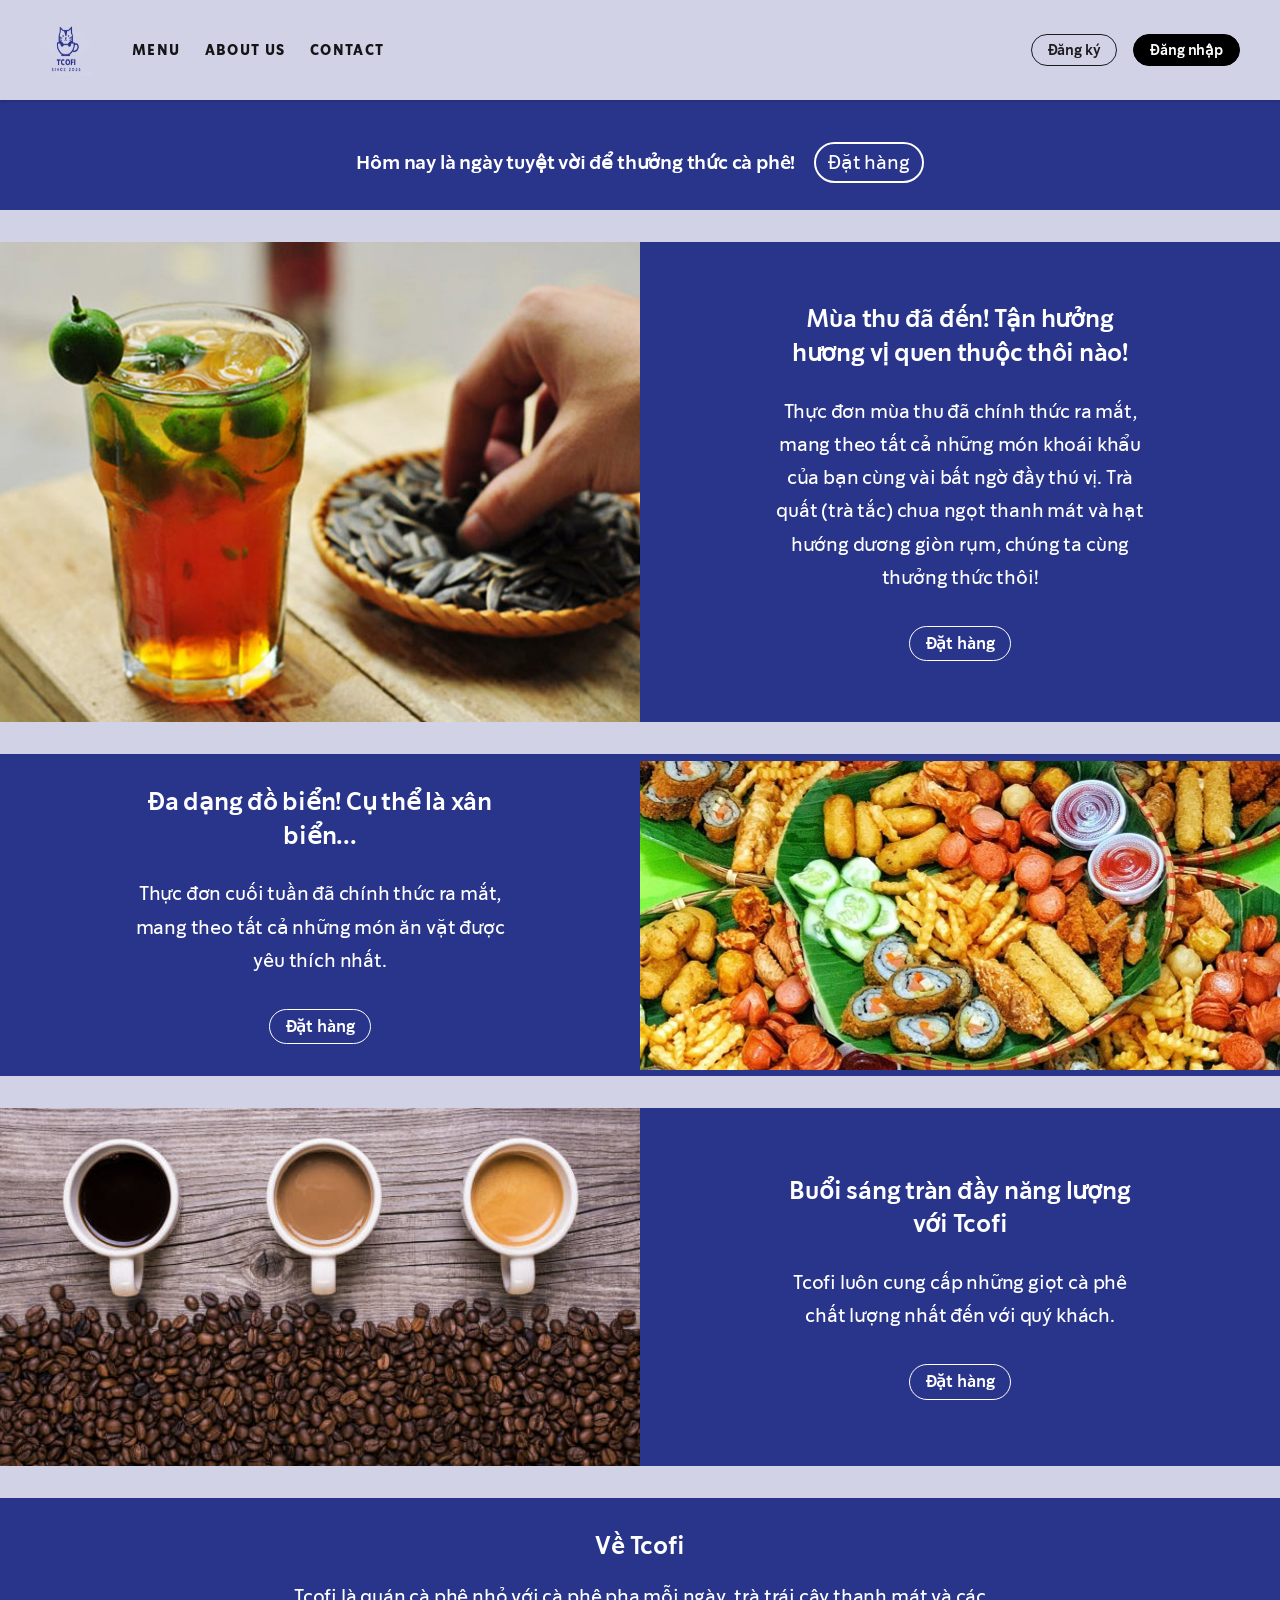
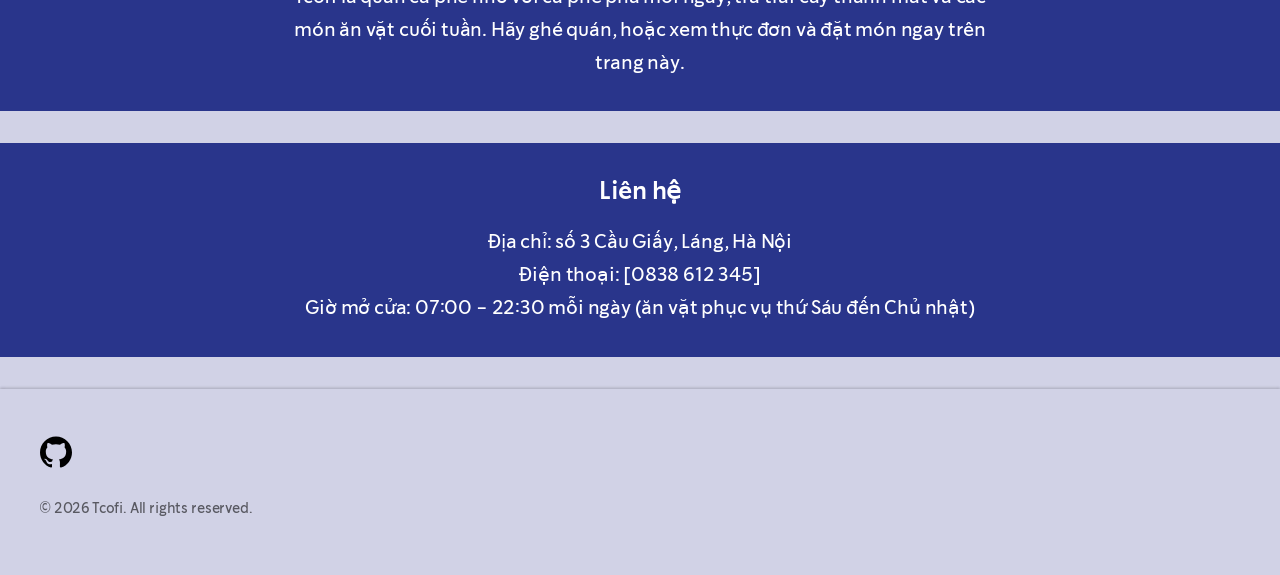
<file: index.html>
<!DOCTYPE html>
<html lang="vi">
<head>
 <meta charset="utf-8"/>
 <meta content="width=device-width, initial-scale=1" name="viewport"/>
 <title>Tcofi</title>
 <link rel="icon" type="image/jpeg" href="img/tcofi.jpg"/>
 <meta content="company" property="og:type"/>
 <meta content="Tcofi" property="og:title"/>
 <meta content="https://presidentan.github.io/Du-an-web-cafe/" property="og:url"/>
 <link rel="canonical" href="https://presidentan.github.io/Du-an-web-cafe/"/>
 <link href="css/style1.css" rel="stylesheet"/>
 <link href="css/style2.css" rel="stylesheet"/>
 <link href="css/style3.css" rel="stylesheet"/>
</head>
<body style="background-color: #d1d2e6;">
  <div style="display:contents">
   <div class="invisible fixed top-3 z-10 w-full text-center lg:pr-16 lg:text-right">
    <a aria-label="Skip to main content" class="button positive visible -translate-y-2/1 opacity-0 focus:translate-y-0 focus:opacity-100" href="#main-content">
     Skip to main content
    </a>
   </div>
   <header class="relative z-2">
    <nav aria-label="Global" class="bg-white shadow-global-nav" style="background-color: #d1d2e6;">
     <div class="global-gutters flex items-center justify-between">
      <a aria-label="Trang chủ Tcofi" class="my-4 mr-4 shrink-0 md:mr-6 lg:my-6 lg:mr-10" href="index.html">
       <img alt="" class="size-8 xxs:size-10 md:size-13" src="img/tcofi.jpg"/>
      </a>
      <div class="flex w-full justify-between self-stretch">
       <ul class="flex gap-6">
        <li class="flex items-center">
         <a class="inline-block text-xs font-bold tracking-widest text-black-90 uppercase no-underline" href="menu.html">Menu</a>
        </li>
        <li class="flex items-center">
         <a class="inline-block text-xs font-bold tracking-widest text-black-90 uppercase no-underline" href="#about">About Us</a>
        </li>
        <li class="flex items-center">
         <a class="inline-block text-xs font-bold tracking-widest text-black-90 uppercase no-underline" href="contact - footer.html">Contact</a>
        </li>
       </ul>
       <div class="flex items-center gap-5 self-center md:ml-4 lg:ml-10">
        <div class="mt-8 flex items-center gap-4 md:mt-auto" data-auth>
         <a class="button black text-xs" href="dndky.html#register">Đăng ký</a>
         <a class="button positive black text-xs" href="dndky.html">Đăng nhập</a>
        </div>
       </div>
      </div>
     </div>
    </nav>
   </header>
   <main id="main-content">
    <div class="max-width-column mx-auto">
     <div class="mb-8" id="89bcd9b5-d958-490d-91c4-607bdbc59a6a">
      <section class="w-full" style="background-color:#29358b">
       <div class="global-gutters py-8">
        <div class="flex flex-col justify-center md:max-w-3/5 mx-auto text-center">
         <div class="rich-text text-pretty" style="color:#FFFFFF">
          <h2 class="font-semibold sm" style="margin-top:-5px;margin-bottom:-5px">
           <span style="vertical-align:middle;display:inline-block">
            Hôm nay là ngày tuyệt vời để thưởng thức cà phê!
            <a href="menu.html" style="background-color:#29358b;color:rgb(255,255,255);text-decoration:none;padding:2px 12px;border-radius:50px;margin-left:15px;margin-top:15px;display:inline-block;border:2px solid rgb(255,255,255);font-weight:300;transition:0.3s;cursor:pointer">
             Đặt hàng
            </a>
           </span>
          </h2>
         </div>
        </div>
       </div>
      </section>
     </div>
     <div class="my-8" id="e64695ad-d2af-4e4b-8206-74c28906f54d">
      <section class="max-width-column flex w-full flex-col md:flex-row md:items-center" style="background-color:#29358b">
       <div class="flex flex-1 items-center justify-center">
        <img alt="Bàn hướng dương với trà chanh." class="block" style="width:720px; max-width:100%; height:auto;" decoding="async" loading="lazy" src="img/ban-huong-duong-tra-chanh.jpg"/>
       </div>
       <div class="flex-1">
        <div class="global-gutters">
         <div class="flex flex-col py-8 md:max-w-[83%] mx-auto text-center px-4 md:px-6 lg:px-10 xl:px-12">
          <h1 class="m-0 font-semibold md mb-6" style="color:#FFFFFF">
           Mùa thu đã đến! Tận hưởng hương vị quen thuộc thôi nào!
          </h1>
          <div class="rich-text green-links text-pretty sm" style="color:#FFFFFF">
           Thực đơn mùa thu đã chính thức ra mắt, mang theo tất cả những món khoái khẩu của bạn cùng vài bất ngờ đầy thú vị. Trà quất (trà tắc) chua ngọt thanh mát và hạt hướng dương giòn rụm, chúng ta cùng thưởng thức thôi!
          </div>
          <a class="mt-8 button white self-center" href="menu.html#mua">Đặt hàng</a>
         </div>
        </div>
       </div>
      </section>
     </div>
     <div class="my-8" id="d06df782-8ac2-4a00-90ea-fd7ad80ab545">
      <section class="max-width-column flex w-full flex-col md:flex-row md:items-center md:flex-row-reverse" style="background-color:#29358b">
       <div class="flex flex-1 items-center justify-center">
        <img alt="Một bàn xiên bẩn, bánh cuốn hút." class="block w-full" decoding="async" loading="lazy" src="img/xien-ban.jpg"/>
       </div>
       <div class="flex-1">
        <div class="global-gutters">
         <div class="flex flex-col py-8 md:max-w-[83%] mx-auto text-center px-4 md:px-6 lg:px-10 xl:px-12">
          <h2 class="m-0 font-semibold md mb-6" style="color:#FFFFFF">
           Đa dạng đồ biển! Cụ thể là xân biển...
          </h2>
          <div class="rich-text green-links text-pretty sm" style="color:#FFFFFF">
           Thực đơn cuối tuần đã chính thức ra mắt, mang theo tất cả những món ăn vặt được yêu thích nhất.
          </div>
          <a class="mt-8 button white self-center" href="menu.html#anvat">Đặt hàng</a>
         </div>
        </div>
       </div>
      </section>
     </div>
     <div class="my-8" id="9c1f7629-3b3c-4697-8e40-c372c783e610">
      <section class="max-width-column flex w-full flex-col md:flex-row md:items-center" style="background-color:#29358b">
       <div class="flex flex-1 items-center w-full justify-center">
        <img alt="Cà phê sữa." class="block w-full" decoding="async" loading="lazy" src="img/caphesua.jpg"/>
       </div>
       <div class="flex-1">
        <div class="global-gutters">
         <div class="flex flex-col py-8 md:max-w-[83%] mx-auto text-center px-4 md:px-6 lg:px-10 xl:px-12">
          <h2 class="m-0 font-semibold md mb-6" style="color:#FFFFFF">
           Buổi sáng tràn đầy năng lượng với Tcofi
          </h2>
          <div class="rich-text green-links text-pretty sm" style="color:#FFFFFF">
           Tcofi luôn cung cấp những giọt cà phê chất lượng nhất đến với quý khách.
          </div>
          <a class="mt-8 button white self-center" href="menu.html#caphe">Đặt hàng</a>
         </div>
        </div>
       </div>
      </section>
     </div>

     <div class="my-8" id="about">
      <section class="w-full" style="background-color:#29358b;scroll-margin-top:20px">
       <div class="global-gutters py-8">
        <div class="flex flex-col mx-auto text-center md:max-w-3/5" style="color:#FFFFFF">
         <h2 class="m-0 font-semibold md mb-4">Về Tcofi</h2>
         <div class="rich-text text-pretty sm">
          Tcofi là quán cà phê nhỏ với cà phê pha mỗi ngày, trà trái cây thanh mát và các món ăn vặt cuối tuần. Hãy ghé quán, hoặc xem thực đơn và đặt món ngay trên trang này.
         </div>
        </div>
       </div>
      </section>
     </div>

     <div class="my-8" id="contact">
      <section class="w-full" style="background-color:#29358b;scroll-margin-top:20px">
       <div class="global-gutters py-8">
        <div class="flex flex-col mx-auto text-center md:max-w-3/5" style="color:#FFFFFF">
         <h2 class="m-0 font-semibold md mb-4">Liên hệ</h2>
         <div class="rich-text text-pretty sm">
          <p>Địa chỉ: số 3 Cầu Giấy, Láng, Hà Nội</p>
          <p>Điện thoại: [0838 612 345]</p>
          <p>Giờ mở cửa: 07:00 - 22:30 mỗi ngày (ăn vặt phục vụ thứ Sáu đến Chủ nhật)</p>
         </div>
        </div>
       </div>
      </section>
     </div>
    </div>
   </main>
   <footer aria-label="Global" class="pt-6 pb-6 shadow-global-footer lg:pt-10 lg:pb-10">
    <div class="global-gutters">
     <div class="mb-3">
      <ul class="-ml-1.75 flex flex-row xs:gap-1">
       <li>
        <a aria-label="github" class="icon-button" href="https://github.com/presidentan/Du-an-web-cafe">
         <img alt="github" width="32" height="32" src="data:image/svg+xml;utf8,%3Csvg xmlns='http://www.w3.org/2000/svg' viewBox='0 0 24 24'%3E%3Cpath d='M12 .297c-6.63 0-12 5.373-12 12 0 5.303 3.438 9.8 8.205 11.385.6.113.82-.258.82-.577 0-.285-.01-1.04-.015-2.04-3.338.724-4.042-1.61-4.042-1.61C4.422 18.07 3.633 17.7 3.633 17.7c-1.087-.744.084-.729.084-.729 1.205.084 1.838 1.236 1.838 1.236 1.07 1.835 2.809 1.305 3.495.998.108-.776.417-1.305.76-1.605-2.665-.3-5.466-1.332-5.466-5.93 0-1.31.465-2.38 1.235-3.22-.135-.303-.54-1.523.105-3.176 0 0 1.005-.322 3.3 1.23.96-.267 1.98-.399 3-.405 1.02.006 2.04.138 3 .405 2.28-1.552 3.285-1.23 3.285-1.23.645 1.653.24 2.873.12 3.176.765.84 1.23 1.91 1.23 3.22 0 4.61-2.805 5.625-5.475 5.92.42.36.81 1.096.81 2.22 0 1.606-.015 2.896-.015 3.286 0 .315.21.69.825.57C20.565 22.092 24 17.592 24 12.297c0-6.627-5.373-12-12-12'/%3E%3C/svg%3E"/>
        </a>
       </li>
      </ul>
     </div>
     <p class="mt-4 mb-4 text-xs text-black-58">
      © 2026 Tcofi. All rights reserved.
     </p>
    </div>
   </footer>
  </div>
  <script src="js/auth.js"></script>
  
   <script>
    document.addEventListener('DOMContentLoaded', () => {
        const loginBtn = document.getElementById('login-btn');
        const currentUser = JSON.parse(localStorage.getItem('currentUser'));
        if (currentUser && loginBtn) {           
            loginBtn.textContent = `Xin chào, ${currentUser.username} !`;
            loginBtn.href = "#";
            loginBtn.addEventListener('click', (e) => {
                e.preventDefault();
                if (confirm('Bạn có muốn đăng xuất tài khoản này không?')) {
                    localStorage.removeItem('currentUser'); 
                    window.location.reload();              
                }
            });
        }
    });
</script>
</body>
</html>
</file>
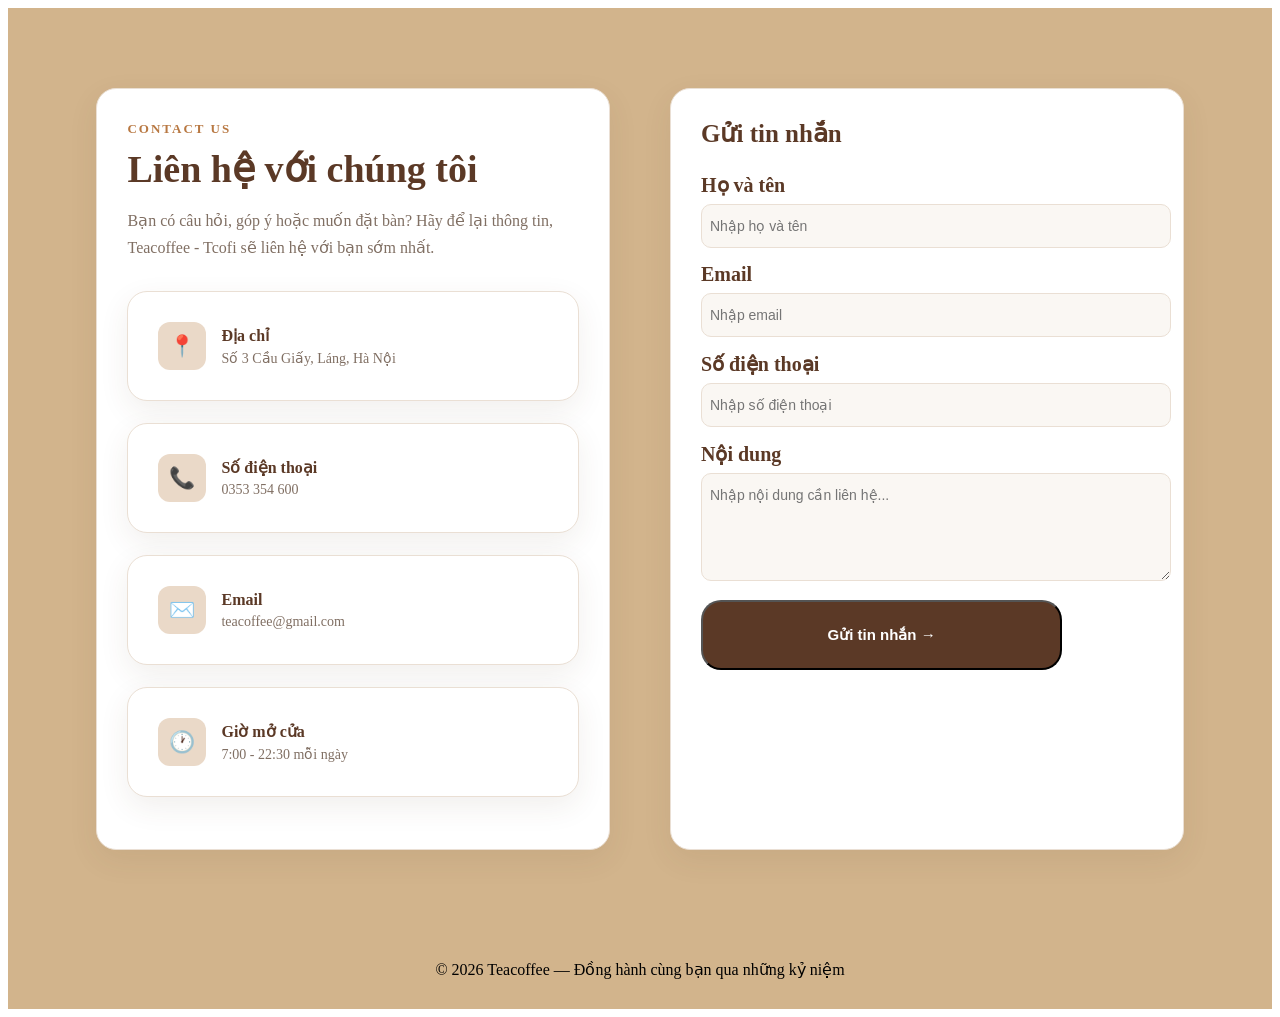
<file: contact - footer.html>
<!DOCTYPE html>
<html lang="vi">
<head>
  <meta charset="UTF-8">
  <link rel="icon" type="image/jpeg" href="img/tcofi.jpg"/>
  <meta name="viewport" content="width=device-width, initial-scale=1.0">
  <link rel="stylesheet" href="css/contact - footer.css">
</head>
<body>
  
<section class="contact" id="contact">
  <div class="contact-container">


<div class="contact-info">
  <span class="contact-label">CONTACT US</span>
  <h2>Liên hệ với chúng tôi</h2>
  <p>
    Bạn có câu hỏi, góp ý hoặc muốn đặt bàn?
    Hãy để lại thông tin, Teacoffee - Tcofi sẽ liên hệ với bạn sớm nhất.
  </p>

  <div class="info-item">
    <div class="info-icon">📍</div>
    <div>
      <strong>Địa chỉ</strong>
      <p>Số 3 Cầu Giấy, Láng, Hà Nội</p>
    </div>
  </div>

  <div class="info-item">
    <div class="info-icon">📞</div>
    <div>
      <strong>Số điện thoại</strong>
      <p>0353 354 600</p>
    </div>
  </div>

  <div class="info-item">
    <div class="info-icon">✉️</div>
    <div>
      <strong>Email</strong>
      <p>teacoffee@gmail.com</p>
    </div>
  </div>

  <div class="info-item">
    <div class="info-icon">🕐</div>
    <div>
      <strong>Giờ mở cửa</strong>
      <p>7:00 - 22:30 mỗi ngày</p>
    </div>
  </div>
</div>

<div class="contact-form">
  <h3>Gửi tin nhắn</h3>

  <form>
    <div class="form-group">
      <label for="feedback-name">Họ và tên</label>
      <input id="feedback-name" name="name" type="text" placeholder="Nhập họ và tên" required>
    </div>

    <div class="form-group">
      <label for="feedback-email">Email</label>
      <input id="feedback-email" name="email" type="email" placeholder="Nhập email" required>
    </div>

    <div class="form-group">
      <label for="feedback-phone">Số điện thoại</label>
      <input id="feedback-phone" name="phone" type="tel" placeholder="Nhập số điện thoại">
    </div>

    <div class="form-group">
      <label for="feedback-message">Nội dung</label>
      <textarea id="feedback-message" name="message" rows="5" placeholder="Nhập nội dung cần liên hệ..." required></textarea>
    </div>

    <button type="submit" class="contact-btn">
      Gửi tin nhắn →
    </button>
  </form>
  <p class="contact-status" id="contact-status" role="status" aria-live="polite"></p>
</div>

  </div>
</section>

    <footer>
      © 2026 Teacoffee — Đồng hành cùng bạn qua những kỷ niệm
      
    </footer>

    <div class="toast" id="toast"></div>
  </div>
  <script src="js/contact-feedback.js"></script>
</body>
</html>
</file>
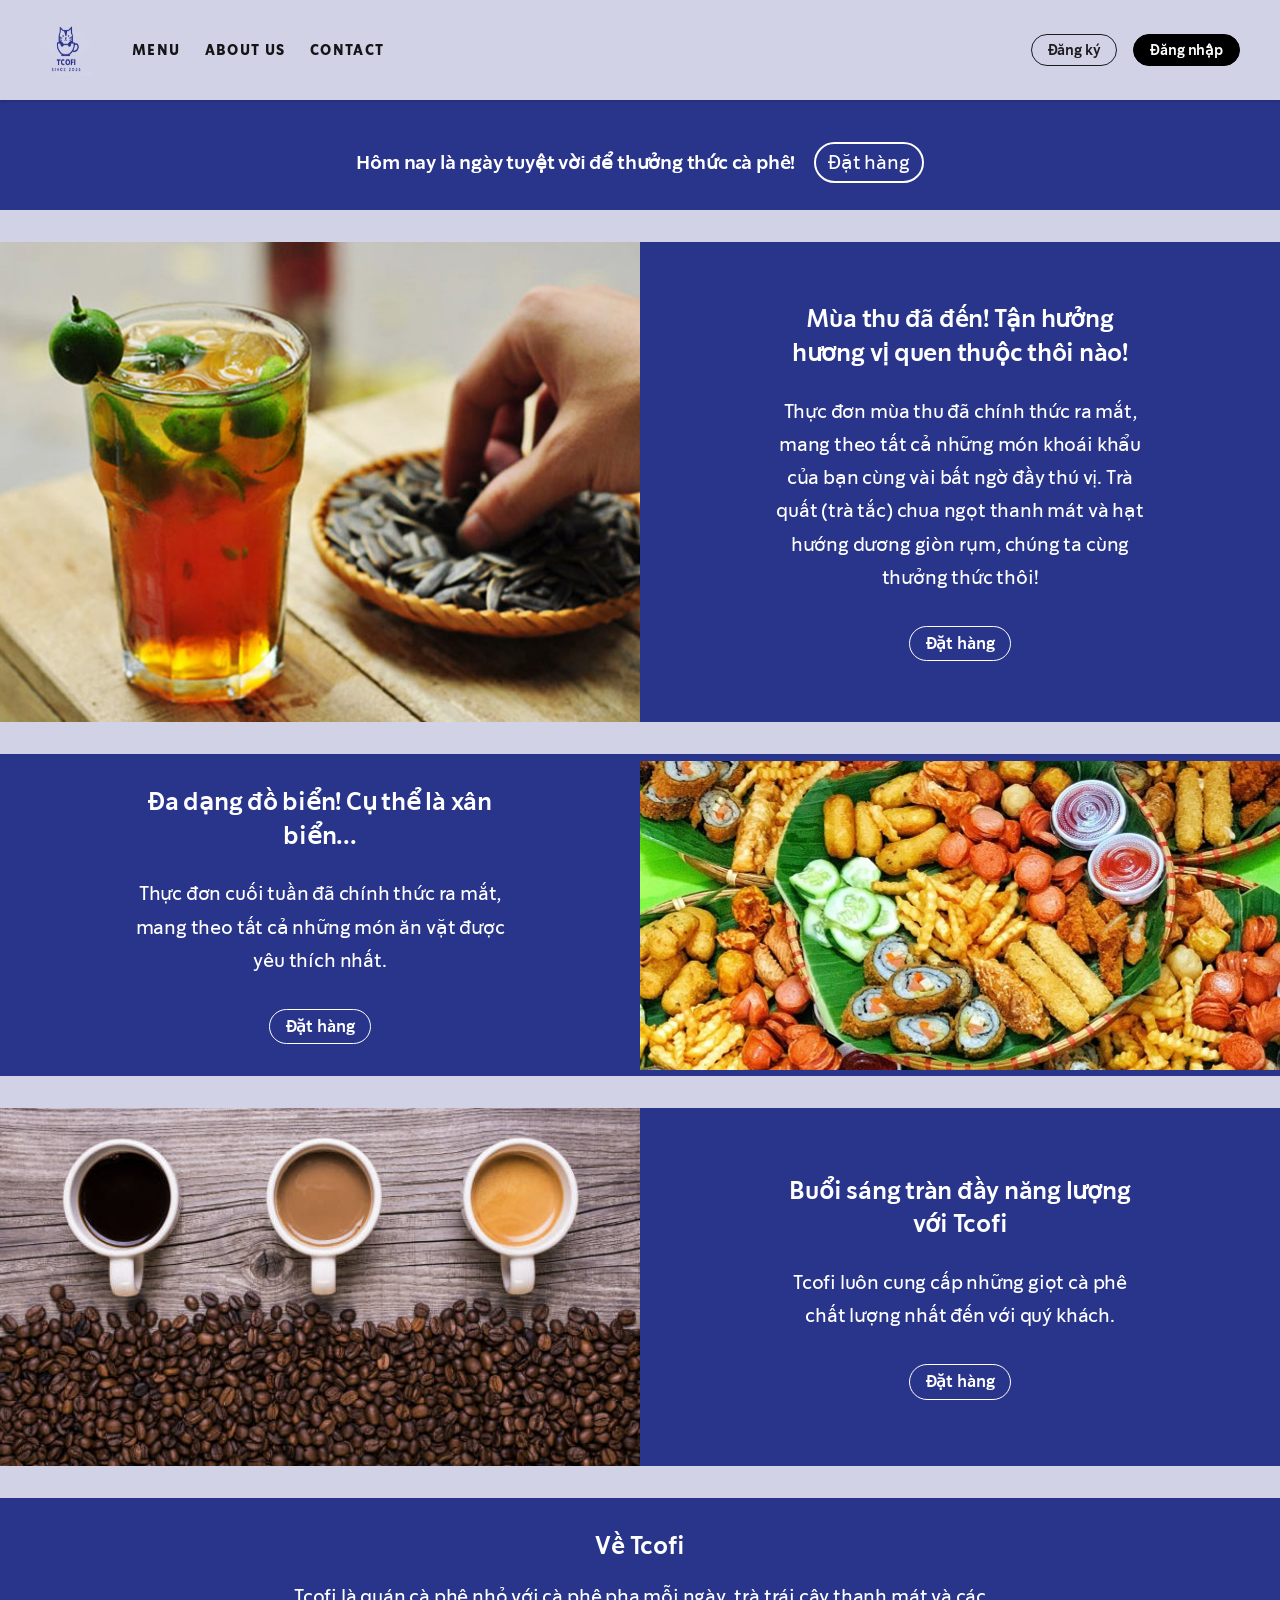
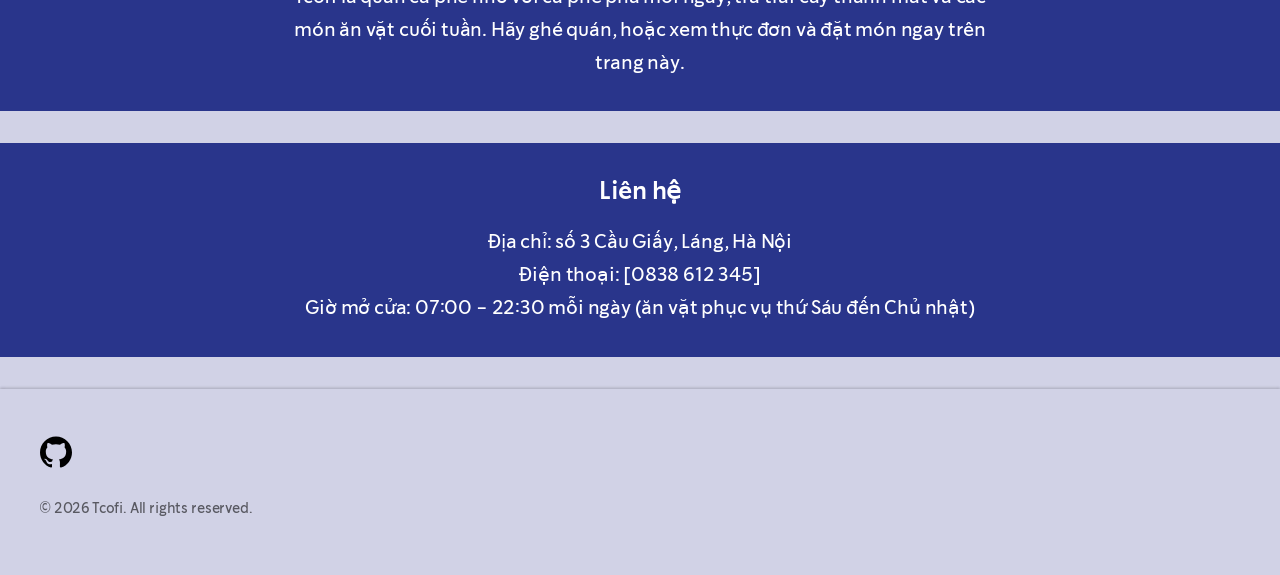
<file: dashboard.html>
﻿<!DOCTYPE html>
<html lang="vi">
<head>
    <meta charset="UTF-8">
    <meta name="viewport" content="width=device-width, initial-scale=1.0">
    <title>Admin Dashboard - Quản lý đơn hàng</title>
    <!-- Thêm font chữ Inter cho phong cách tối giản -->
    <link href="https://fonts.googleapis.com/css2?family=Inter:wght@300;400;500;600;700&display=swap" rel="stylesheet">
    <link rel="stylesheet" href="css/dashboard.css">
    <link rel="icon" type="image/jpeg" href="img/tcofi.jpg"/>
</head>
<body>
    <!-- ── Admin Guard: chặn user không phải admin ── -->
    <script>
        (function () {
            var user = null;
            try { user = JSON.parse(localStorage.getItem('currentUser') || 'null'); } catch (e) {}
            if (!user || user.role !== 'admin') {
                window.location.replace('index.html');
            }
        })();
    </script>

    <div class="dashboard-container">
        <!-- 1. Sidebar (Thanh điều hướng) -->
        <aside class="sidebar" id="admin-sidebar">
            <div class="sidebar-logo">
                <h2>Admin<span> Panel</span></h2>
            </div>
            <nav class="sidebar-menu" aria-label="Điều hướng dashboard">
                <ul>
                    <li><a href="#orders" class="active">Quản lý đơn hàng</a></li>
                    <li><a href="revenue.html">Doanh thu</a></li>
                    <li><a href="pending-orders.html">Đơn chờ xử lý</a></li>
                    <li><a href="#feedback">Feedback</a></li>
                    
                </ul>
            </nav>
        </aside>

        <!-- Khu vực nội dung chính -->
        <main class="main-content">
            <!-- 2. Header (Thanh trên cùng) -->
            <header class="top-header">
                <button class="sidebar-toggle" type="button" aria-label="Mở thanh điều hướng" aria-controls="admin-sidebar" aria-expanded="false">
                    <span></span><span></span><span></span>
                </button>
                <div class="user-profile">
                    <img src="img/tcofi.jpg" alt="Logo Tcofi" class="avatar">
                    <span class="user-name" id="admin-name">Quản trị viên</span>
                </div>
                <a href="index.html" id="admin-logout" style="margin-left:auto;font-size:13px;padding:6px 14px;border-radius:6px;background:#e53e3e;color:#fff;text-decoration:none;font-weight:600;">Đăng xuất</a>
            </header>

            <!-- 3. Khu vực KPI (Tổng quan hôm nay) -->
            <p class="dashboard-message" id="dashboard-message" role="status" hidden></p>

            <section class="kpi-overview" id="overview" aria-label="Tổng quan">
                <a class="kpi-card kpi-card-link" href="dashboard.html#orders">
                    <h3>Đơn nhận hôm nay</h3>
                    <p class="kpi-value" id="orders-today">0</p>
                    <span class="kpi-trend neutral">Tính theo ngày đặt</span>
                </a>
                <a class="kpi-card kpi-card-link" href="revenue.html">
                    <h3>Doanh thu hôm nay</h3>
                    <p class="kpi-value" id="revenue-today">0₫</p>
                    <span class="kpi-trend neutral">Không tính đơn đã hủy</span>
                </a>
                <a class="kpi-card kpi-card-link" href="pending-orders.html">
                    <h3>Đơn chờ xử lý</h3>
                    <p class="kpi-value" id="orders-pending">0</p>
                    <span class="kpi-trend neutral">Cần xác nhận</span>
                </a>
                
            </section>

            <section class="data-table-section" id="orders">
                <div class="section-header">
                    <h2>Quản lý đơn hàng</h2>
                    <p>Các đơn được gửi từ trang đặt hàng sẽ xuất hiện tại đây.</p>
                </div>
                <div class="table-container">
                    <table class="orders-table">
                        <thead>
                            <tr>
                                <th>Mã đơn hàng</th>
                                <th>Khách hàng</th>
                                <th>Ngày đặt</th>
                                <th>Món đã đặt</th>
                                <th>Tổng tiền</th>
                                <th>Trạng thái</th>
                            </tr>
                        </thead>
                        <tbody id="orders-body"></tbody>
                    </table>
                </div>
            </section>

            <section class="data-table-section" id="customers">
                <div class="section-header">
                    <h2>Khách hàng</h2>
                    <p>Tài khoản đăng ký và khách đã đặt hàng (được ghép theo email hoặc số điện thoại).</p>
                </div>
                <div class="table-container">
                    <table class="customers-table">
                        <thead>
                            <tr>
                                <th>Khách hàng</th>
                                <th>Email</th>
                                <th>Số điện thoại</th>
                                <th>Số đơn</th>
                                <th>Tổng chi tiêu</th>
                                <th>Đơn gần nhất</th>
                            </tr>
                        </thead>
                        <tbody id="customers-body"></tbody>
                    </table>
                </div>
            </section>

            <section class="data-table-section" id="feedback">
                <div class="section-header">
                    <h2>Feedback khách hàng</h2>
                    <p>Ý kiến gửi từ biểu mẫu liên hệ trên website.</p>
                </div>
                <div class="table-container">
                    <table class="customers-table">
                        <thead>
                            <tr>
                                <th>Khách hàng</th>
                                <th>Email</th>
                                <th>Số điện thoại</th>
                                <th>Nội dung phản hồi</th>
                                <th>Thời gian gửi</th>
                            </tr>
                        </thead>
                        <tbody id="feedback-body"></tbody>
                    </table>
                </div>
            </section>
        </main>
    </div>
    <script src="js/dashboard.js"></script>
    <script src="js/sidebar.js"></script>
    <script>
        // Hiển thị tên admin và xử lý đăng xuất
        (function () {
            var user = null;
            try { user = JSON.parse(localStorage.getItem('currentUser') || 'null'); } catch (e) {}
            if (user && user.username) {
                var nameEl = document.getElementById('admin-name');
                if (nameEl) nameEl.textContent = user.username;
            }
            var logoutBtn = document.getElementById('admin-logout');
            if (logoutBtn) {
                logoutBtn.addEventListener('click', function (e) {
                    e.preventDefault();
                    localStorage.removeItem('currentUser');
                    window.location.href = 'index.html';
                });
            }
        })();
    </script>
</body>
</html>
</file>
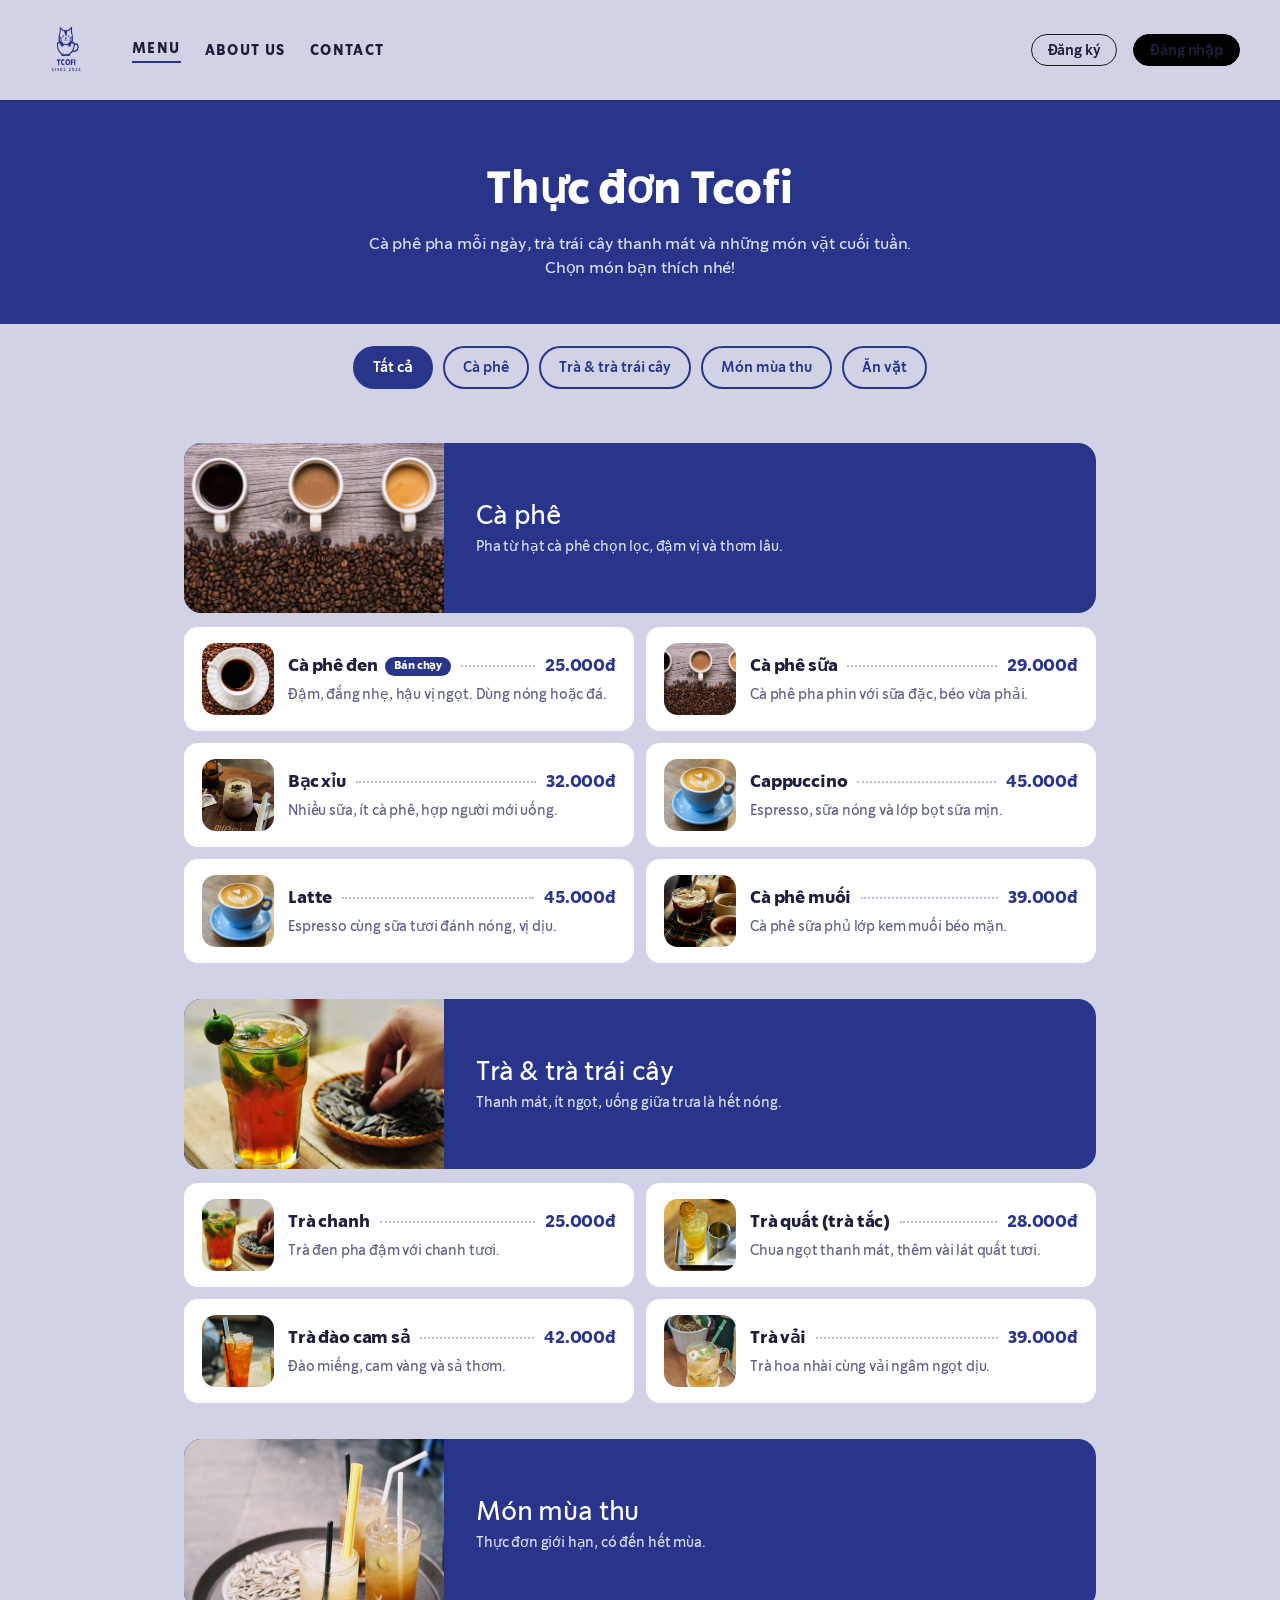
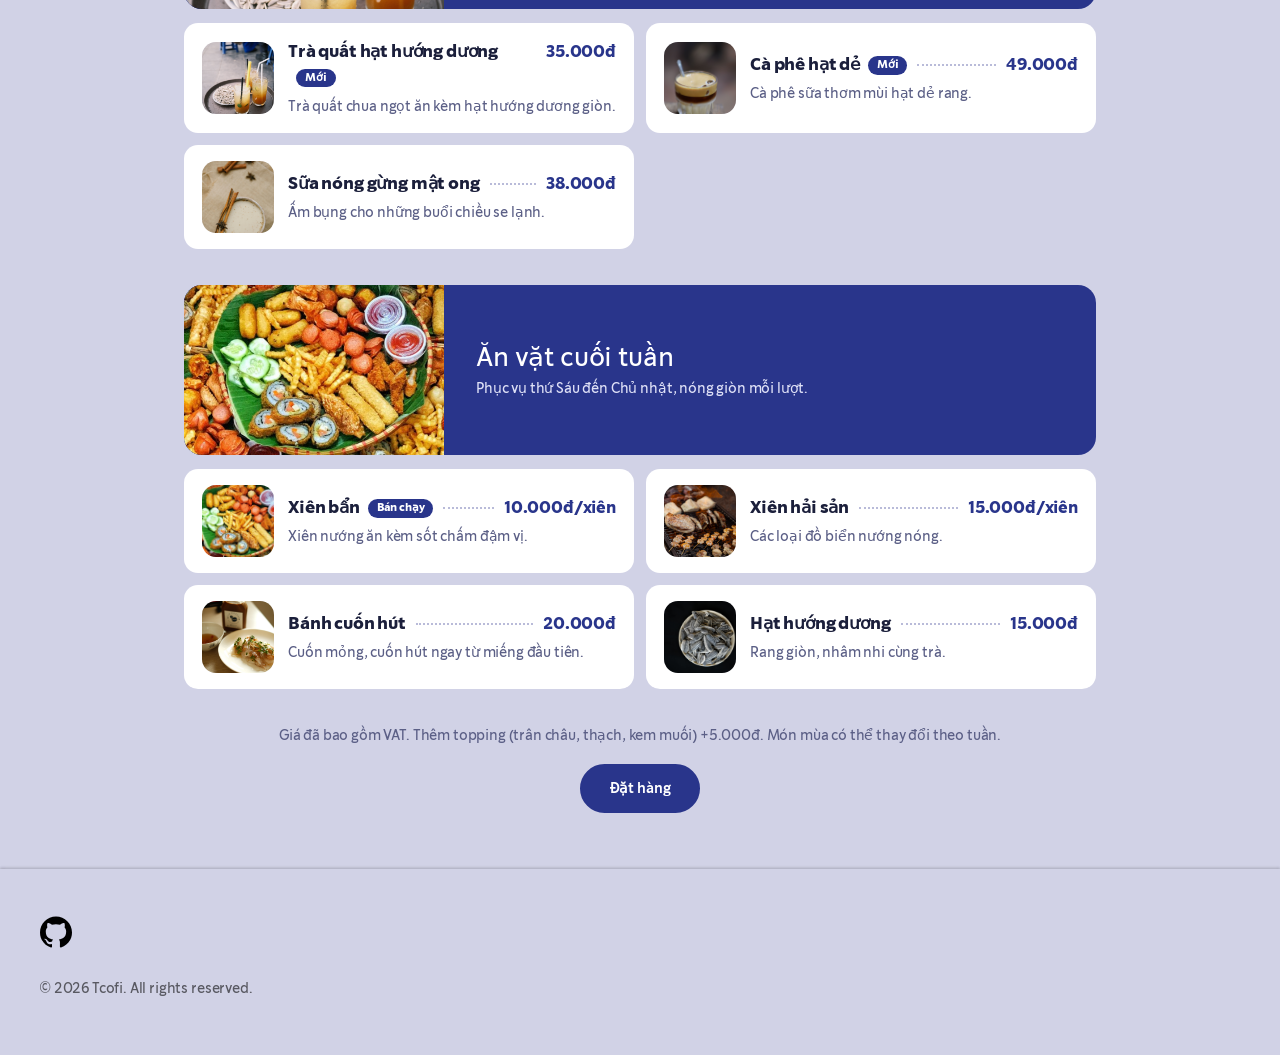
<file: menu.html>
<!DOCTYPE html>
<html lang="vi">
<head>
<meta charset="utf-8"/>
<meta name="viewport" content="width=device-width, initial-scale=1"/>
<title>Thực đơn – Tcofi</title>
<link rel="icon" type="image/jpeg" href="img/tcofi.jpg"/>
<link rel="canonical" href="https://presidentan.github.io/Du-an-web-cafe/menu.html"/>
<link href="css/style1.css" rel="stylesheet"/>
<link href="css/style2.css" rel="stylesheet"/>
<link href="css/style3.css" rel="stylesheet"/>
<style>
:root{
  --bg:#d1d2e6; --blue:#29358b; --ink:#1b1f3b; --card:#ffffff; --muted:#5b5f86; --line:#b9bbd9;
}
*{box-sizing:border-box}
html{scroll-behavior:smooth}
body{margin:0;background:var(--bg);color:var(--ink);line-height:1.5}
a{color:inherit}

/* Banner */
.banner{background:var(--blue);color:#fff;text-align:center;padding:56px 5vw 44px}
.banner h1{margin:0 0 10px;font-size:clamp(28px,5vw,44px);font-weight:700;letter-spacing:-.01em}
.banner p{margin:0 auto;max-width:52ch;color:#dfe1f7}

/* Bộ lọc */
.tabs{display:flex;flex-wrap:wrap;gap:10px;justify-content:center;padding:22px 5vw 6px;position:sticky;top:0;z-index:4;background:var(--bg)}
.tabs button{font:inherit;font-size:14px;font-weight:600;padding:9px 18px;border-radius:50px;border:2px solid var(--blue);background:transparent;color:var(--blue);cursor:pointer}
.tabs button:hover{background:rgba(41,53,139,.1)}
.tabs button[aria-pressed="true"]{background:var(--blue);color:#fff}
.tabs button:focus-visible,.btn:focus-visible,a:focus-visible{outline:3px solid #000;outline-offset:2px}

/* Danh mục */
main{max-width:1040px;margin:0 auto;padding:12px 5vw 56px}
.group{margin-top:36px;scroll-margin-top:70px}
.group[hidden]{display:none}
.group-head{display:grid;grid-template-columns:1fr;gap:0;background:var(--blue);color:#fff;border-radius:18px;overflow:hidden}
.group-head h2{margin:0;font-size:26px}
.group-head p{margin:4px 0 0;color:#dfe1f7;font-size:14px}
@media(min-width:720px){
  .group-head{grid-template-columns:260px 1fr;align-items:stretch}
}
.items{list-style:none;margin:14px 0 0;padding:0;display:grid;gap:12px}
@media(min-width:720px){.items{grid-template-columns:1fr 1fr}}
.item{background:var(--card);border-radius:14px;padding:16px 18px}
.row{display:flex;align-items:baseline;gap:10px}
.row h3{margin:0;font-size:17px}
.row .dots{flex:1;border-bottom:2px dotted var(--line);transform:translateY(-4px)}
.price{font-weight:700;color:var(--blue);white-space:nowrap}
.item p{margin:6px 0 0;font-size:14px;color:var(--muted)}
.tag{display:inline-block;margin-left:8px;font-size:11px;font-weight:700;color:#fff;background:var(--blue);border-radius:50px;padding:1px 9px;vertical-align:middle}
.sizes{margin-top:8px;font-size:13px;color:var(--muted)}


.item{display:grid;grid-template-columns:72px 1fr;gap:14px;align-items:center}
.thumb{width:72px;height:72px;border-radius:14px;background:#eceefb;padding:6px;display:block}
.group-head .art{display:flex;align-items:center;justify-content:center;height:170px;background:#3a47a6}
.group-head .art svg{width:130px;height:130px}
.group-head .txt{padding:18px 24px 20px}
@media(min-width:720px){.group-head .art{height:auto;min-height:170px}.group-head .txt{display:flex;flex-direction:column;justify-content:center;padding:24px 32px}}
.pic{position:relative;display:block;width:72px;height:72px;border-radius:14px;overflow:hidden}
.pic .thumb{position:absolute;inset:0;width:100%;height:100%}
.pic>img,.group-head .art>img{position:absolute;inset:0;width:100%;height:100%;object-fit:cover;display:block}
.group-head .art{position:relative;overflow:hidden}
.note{margin-top:36px;text-align:center;font-size:14px;color:var(--muted)}
.cta{margin-top:18px;text-align:center}
.cta .btn{background:var(--blue);border-color:var(--blue);color:#fff;padding:12px 28px;font-size:14px}


@media (prefers-reduced-motion: reduce){html{scroll-behavior:auto}}

.cta .btn{display:inline-block;text-decoration:none;font-weight:600;border-radius:50px;border:2px solid var(--blue);background:var(--blue);color:#fff;padding:12px 28px;font-size:14px}
.banner h1{font-size:clamp(28px,5vw,44px)}
</style>
</head>
<body id="top">

<svg width="0" height="0" style="position:absolute" aria-hidden="true">
<defs>
<symbol id="mug" viewBox="0 0 64 64"><path d="M14 26h32v14a14 14 0 0 1-14 14h-4a14 14 0 0 1-14-14z" fill="var(--c1)"/><ellipse cx="30" cy="26" rx="16" ry="4" fill="var(--c2)"/><path d="M46 30h4a6 6 0 0 1 0 12h-5" fill="none" stroke="var(--c1)" stroke-width="4" stroke-linecap="round"/><path d="M24 16c-3-3 3-5 0-9M33 16c-3-3 3-5 0-9" fill="none" stroke="#fff" stroke-opacity=".7" stroke-width="2.5" stroke-linecap="round"/><rect x="12" y="56" width="36" height="3" rx="1.5" fill="#000" opacity=".12"/></symbol>
<symbol id="glass" viewBox="0 0 64 64"><clipPath id="gc"><path d="M16 14h32l-4 42a3 3 0 0 1-3 3H23a3 3 0 0 1-3-3z"/></clipPath><path d="M16 14h32l-4 42a3 3 0 0 1-3 3H23a3 3 0 0 1-3-3z" fill="#fff" fill-opacity=".55"/><g clip-path="url(#gc)"><rect x="10" y="22" width="44" height="40" fill="var(--c1)"/><rect x="10" y="22" width="44" height="14" fill="var(--c2)"/><rect x="24" y="38" width="10" height="10" rx="2" fill="#fff" opacity=".35"/><rect x="34" y="46" width="9" height="9" rx="2" fill="#fff" opacity=".3"/></g><path d="M16 14h32l-4 42a3 3 0 0 1-3 3H23a3 3 0 0 1-3-3z" fill="none" stroke="#29358b" stroke-width="2" stroke-linejoin="round"/><path d="M38 20L46 3" stroke="var(--c3,#29358b)" stroke-width="3" stroke-linecap="round"/><circle cx="48" cy="14" r="0" fill="var(--c3)"/></symbol>
<symbol id="skewer" viewBox="0 0 64 64"><path d="M6 58L58 6" stroke="#b07a3c" stroke-width="3" stroke-linecap="round"/><g transform="rotate(-45 32 32)"><rect x="12" y="25" width="12" height="14" rx="6" fill="var(--c1)"/><rect x="26" y="24" width="13" height="16" rx="6" fill="var(--c2)"/><rect x="41" y="25" width="12" height="14" rx="6" fill="var(--c1)"/></g></symbol>
<symbol id="roll" viewBox="0 0 64 64"><ellipse cx="32" cy="50" rx="26" ry="7" fill="#fff"/><g transform="rotate(-8 32 34)"><rect x="8" y="26" width="48" height="16" rx="8" fill="var(--c1)"/><path d="M20 26v16M32 26v16M44 26v16" stroke="var(--c2)" stroke-width="2.5"/></g><path d="M18 18c-3-3 3-5 0-9M30 18c-3-3 3-5 0-9" fill="none" stroke="#29358b" stroke-opacity=".35" stroke-width="2.5" stroke-linecap="round"/></symbol>
<symbol id="seeds" viewBox="0 0 64 64"><g transform="translate(32 28)" fill="var(--c1)"><ellipse rx="5" ry="14" cy="-14"/><ellipse rx="5" ry="14" cy="-14" transform="rotate(45)"/><ellipse rx="5" ry="14" cy="-14" transform="rotate(90)"/><ellipse rx="5" ry="14" cy="-14" transform="rotate(135)"/><ellipse rx="5" ry="14" cy="-14" transform="rotate(180)"/><ellipse rx="5" ry="14" cy="-14" transform="rotate(225)"/><ellipse rx="5" ry="14" cy="-14" transform="rotate(270)"/><ellipse rx="5" ry="14" cy="-14" transform="rotate(315)"/></g><circle cx="32" cy="28" r="10" fill="var(--c2)"/><path d="M32 40v20" stroke="#4d7a3a" stroke-width="3" stroke-linecap="round"/></symbol>
</defs></svg>

<header class="relative z-2">
    <nav aria-label="Global" class="bg-white shadow-global-nav" style="background-color: #d1d2e6;">
     <div class="global-gutters flex items-center justify-between">
      <a aria-label="Trang chủ Tcofi" class="my-4 mr-4 shrink-0 md:mr-6 lg:my-6 lg:mr-10" href="index.html">
       <img alt="" class="size-8 xxs:size-10 md:size-13" src="img/tcofi.jpg"/>
      </a>
      <div class="flex w-full justify-between self-stretch">
       <ul class="flex gap-6">
        <li class="flex items-center">
         <a aria-current="page" class="inline-block text-xs font-bold tracking-widest text-black-90 uppercase no-underline" style="border-bottom:2px solid #29358b;padding-bottom:2px" href="menu.html">Menu</a>
        </li>
        <li class="flex items-center">
         <a class="inline-block text-xs font-bold tracking-widest text-black-90 uppercase no-underline" href="index.html#about">About Us</a>
        </li>
        <li class="flex items-center">
         <a class="inline-block text-xs font-bold tracking-widest text-black-90 uppercase no-underline" href="contact - footer.html">Contact</a>
        </li>
       </ul>
       <div class="flex items-center gap-5 self-center md:ml-4 lg:ml-10">
        <div class="mt-8 flex items-center gap-4 md:mt-auto" data-auth>
         <a class="button black text-xs" href="dndky.html#register">Đăng ký</a>
         <a class="button positive black text-xs" href="dndky.html">Đăng nhập</a>
        </div>
       </div>
      </div>
     </div>
    </nav>
   </header>

<section class="banner">
  <h1>Thực đơn Tcofi</h1>
  <p>Cà phê pha mỗi ngày, trà trái cây thanh mát và những món vặt cuối tuần. Chọn món bạn thích nhé!</p>
</section>

<div class="tabs" role="group" aria-label="Lọc theo nhóm món">
  <button type="button" data-filter="all" aria-pressed="true">Tất cả</button>
  <button type="button" data-filter="caphe" aria-pressed="false">Cà phê</button>
  <button type="button" data-filter="tra" aria-pressed="false">Trà &amp; trà trái cây</button>
  <button type="button" data-filter="mua" aria-pressed="false">Món mùa thu</button>
  <button type="button" data-filter="anvat" aria-pressed="false">Ăn vặt</button>
</div>

<main>

  <section class="group" id="caphe" data-group="caphe">
    <div class="group-head">
      <div class="art"><svg style="--c1:#7a4a2a;--c2:#f6ebd9;--c3:#fff" role="img" aria-hidden="true"><use href="#mug"/></svg><img src="img/caphesua.jpg" alt="" loading="lazy" onerror="this.remove()"></div>
      <div class="txt">
        <h2>Cà phê</h2>
        <p>Pha từ hạt cà phê chọn lọc, đậm vị và thơm lâu.</p>
      </div>
    </div>
    <ul class="items">
      <li class="item">
        <span class="pic"><svg class="thumb" style="--c1:#3b2314;--c2:#5a3a22;--c3:#29358b" role="img" aria-hidden="true"><use href="#glass"/></svg><img src="img/ca-phe-den.jpg" alt="Cà phê đen" loading="lazy" onerror="this.remove()"></span>
        <div>
        <div class="row"><h3>Cà phê đen<span class="tag">Bán chạy</span></h3><span class="dots"></span><span class="price">25.000đ</span></div>
        <p>Đậm, đắng nhẹ, hậu vị ngọt. Dùng nóng hoặc đá.</p>
      </div>
      </li>
      <li class="item">
        <span class="pic"><svg class="thumb" style="--c1:#8a5a36;--c2:#e9d3b4;--c3:#29358b" role="img" aria-hidden="true"><use href="#glass"/></svg><img src="img/caphesua.jpg" alt="Cà phê sữa" loading="lazy" onerror="this.remove()"></span>
        <div>
        <div class="row"><h3>Cà phê sữa</h3><span class="dots"></span><span class="price">29.000đ</span></div>
        <p>Cà phê pha phin với sữa đặc, béo vừa phải.</p>
      </div>
      </li>
      <li class="item">
        <span class="pic"><svg class="thumb" style="--c1:#d9b48a;--c2:#f6ebd9;--c3:#29358b" role="img" aria-hidden="true"><use href="#glass"/></svg><img src="img/bac-xiu.jpg" alt="Bạc xỉu" loading="lazy" onerror="this.remove()"></span>
        <div>
        <div class="row"><h3>Bạc xỉu</h3><span class="dots"></span><span class="price">32.000đ</span></div>
        <p>Nhiều sữa, ít cà phê, hợp người mới uống.</p>
      </div>
      </li>
      <li class="item">
        <span class="pic"><svg class="thumb" style="--c1:#7a4a2a;--c2:#f6ebd9;--c3:#29358b" role="img" aria-hidden="true"><use href="#mug"/></svg><img src="img/cappuccino.jpg" alt="Cappuccino" loading="lazy" onerror="this.remove()"></span>
        <div>
        <div class="row"><h3>Cappuccino</h3><span class="dots"></span><span class="price">45.000đ</span></div>
        <p>Espresso, sữa nóng và lớp bọt sữa mịn.</p>
      </div>
      </li>
      <li class="item">
        <span class="pic"><svg class="thumb" style="--c1:#a8714a;--c2:#fff4e0;--c3:#29358b" role="img" aria-hidden="true"><use href="#mug"/></svg><img src="img/latte.jpg" alt="Latte" loading="lazy" onerror="this.remove()"></span>
        <div>
        <div class="row"><h3>Latte</h3><span class="dots"></span><span class="price">45.000đ</span></div>
        <p>Espresso cùng sữa tươi đánh nóng, vị dịu.</p>
      </div>
      </li>
      <li class="item">
        <span class="pic"><svg class="thumb" style="--c1:#6b4226;--c2:#fffaf0;--c3:#29358b" role="img" aria-hidden="true"><use href="#glass"/></svg><img src="img/ca-phe-muoi.jpg" alt="Cà phê muối" loading="lazy" onerror="this.remove()"></span>
        <div>
        <div class="row"><h3>Cà phê muối</h3><span class="dots"></span><span class="price">39.000đ</span></div>
        <p>Cà phê sữa phủ lớp kem muối béo mặn.</p>
      </div>
      </li>
    </ul>
  </section>

  <section class="group" id="tra" data-group="tra">
    <div class="group-head">
      <div class="art"><svg style="--c1:#f0a02a;--c2:#ffd36b;--c3:#fff" role="img" aria-hidden="true"><use href="#glass"/></svg><img src="img/ban-huong-duong-tra-chanh.jpg" alt="" loading="lazy" onerror="this.remove()"></div>
      <div class="txt">
        <h2>Trà &amp; trà trái cây</h2>
        <p>Thanh mát, ít ngọt, uống giữa trưa là hết nóng.</p>
      </div>
    </div>
    <ul class="items">
      <li class="item">
        <span class="pic"><svg class="thumb" style="--c1:#e8b13a;--c2:#f3e07a;--c3:#29358b" role="img" aria-hidden="true"><use href="#glass"/></svg><img src="img/ban-huong-duong-tra-chanh.jpg" alt="Trà chanh" loading="lazy" onerror="this.remove()"></span>
        <div>
        <div class="row"><h3>Trà chanh</h3><span class="dots"></span><span class="price">25.000đ</span></div>
        <p>Trà đen pha đậm với chanh tươi.</p>
      </div>
      </li>
      <li class="item">
        <span class="pic"><svg class="thumb" style="--c1:#f0a02a;--c2:#ffd36b;--c3:#29358b" role="img" aria-hidden="true"><use href="#glass"/></svg><img src="img/tra-quat.jpg" alt="Trà quất (trà tắc)" loading="lazy" onerror="this.remove()"></span>
        <div>
        <div class="row"><h3>Trà quất (trà tắc)</h3><span class="dots"></span><span class="price">28.000đ</span></div>
        <p>Chua ngọt thanh mát, thêm vài lát quất tươi.</p>
      </div>
      </li>
      <li class="item">
        <span class="pic"><svg class="thumb" style="--c1:#f58a5c;--c2:#fbc7a1;--c3:#29358b" role="img" aria-hidden="true"><use href="#glass"/></svg><img src="img/tra-dao-cam-sa.jpg" alt="Trà đào cam sả" loading="lazy" onerror="this.remove()"></span>
        <div>
        <div class="row"><h3>Trà đào cam sả</h3><span class="dots"></span><span class="price">42.000đ</span></div>
        <p>Đào miếng, cam vàng và sả thơm.</p>
      </div>
      </li>
      <li class="item">
        <span class="pic"><svg class="thumb" style="--c1:#f7c9c9;--c2:#fde8e8;--c3:#29358b" role="img" aria-hidden="true"><use href="#glass"/></svg><img src="img/tra-vai.jpg" alt="Trà vải" loading="lazy" onerror="this.remove()"></span>
        <div>
        <div class="row"><h3>Trà vải</h3><span class="dots"></span><span class="price">39.000đ</span></div>
        <p>Trà hoa nhài cùng vải ngâm ngọt dịu.</p>
      </div>
      </li>
    </ul>
  </section>

  <section class="group" id="mua" data-group="mua">
    <div class="group-head">
      <div class="art"><svg style="--c1:#f5b800;--c2:#5b3a1a;--c3:#fff" role="img" aria-hidden="true"><use href="#seeds"/></svg><img src="img/tra-quat-hat-huong-duong.jpg" alt="" loading="lazy" onerror="this.remove()"></div>
      <div class="txt">
        <h2>Món mùa thu</h2>
        <p>Thực đơn giới hạn, có đến hết mùa.</p>
      </div>
    </div>
    <ul class="items">
      <li class="item">
        <span class="pic"><svg class="thumb" style="--c1:#f0a02a;--c2:#ffd36b;--c3:#29358b" role="img" aria-hidden="true"><use href="#glass"/></svg><img src="img/tra-quat-hat-huong-duong.jpg" alt="Trà quất hạt hướng dương" loading="lazy" onerror="this.remove()"></span>
        <div>
        <div class="row"><h3>Trà quất hạt hướng dương<span class="tag">Mới</span></h3><span class="dots"></span><span class="price">35.000đ</span></div>
        <p>Trà quất chua ngọt ăn kèm hạt hướng dương giòn.</p>
      </div>
      </li>
      <li class="item">
        <span class="pic"><svg class="thumb" style="--c1:#8b5a2b;--c2:#d9b48a;--c3:#29358b" role="img" aria-hidden="true"><use href="#mug"/></svg><img src="img/ca-phe-hat-de.jpg" alt="Cà phê hạt dẻ" loading="lazy" onerror="this.remove()"></span>
        <div>
        <div class="row"><h3>Cà phê hạt dẻ<span class="tag">Mới</span></h3><span class="dots"></span><span class="price">49.000đ</span></div>
        <p>Cà phê sữa thơm mùi hạt dẻ rang.</p>
      </div>
      </li>
      <li class="item">
        <span class="pic"><svg class="thumb" style="--c1:#e6c89a;--c2:#fff4e0;--c3:#29358b" role="img" aria-hidden="true"><use href="#mug"/></svg><img src="img/sua-nong-gung.jpg" alt="Sữa nóng gừng mật ong" loading="lazy" onerror="this.remove()"></span>
        <div>
        <div class="row"><h3>Sữa nóng gừng mật ong</h3><span class="dots"></span><span class="price">38.000đ</span></div>
        <p>Ấm bụng cho những buổi chiều se lạnh.</p>
      </div>
      </li>
    </ul>
  </section>

  <section class="group" id="anvat" data-group="anvat">
    <div class="group-head">
      <div class="art"><svg style="--c1:#e8734a;--c2:#f4c7a1;--c3:#fff" role="img" aria-hidden="true"><use href="#skewer"/></svg><img src="img/xien-ban.jpg" alt="" loading="lazy" onerror="this.remove()"></div>
      <div class="txt">
        <h2>Ăn vặt cuối tuần</h2>
        <p>Phục vụ thứ Sáu đến Chủ nhật, nóng giòn mỗi lượt.</p>
      </div>
    </div>
    <ul class="items">
      <li class="item">
        <span class="pic"><svg class="thumb" style="--c1:#b8452a;--c2:#e0a35c;--c3:#29358b" role="img" aria-hidden="true"><use href="#skewer"/></svg><img src="img/xien-ban.jpg" alt="Xiên bẩn" loading="lazy" onerror="this.remove()"></span>
        <div>
        <div class="row"><h3>Xiên bẩn<span class="tag">Bán chạy</span></h3><span class="dots"></span><span class="price">10.000đ/xiên</span></div>
        <p>Xiên nướng ăn kèm sốt chấm đậm vị.</p>
      </div>
      </li>
      <li class="item">
        <span class="pic"><svg class="thumb" style="--c1:#e8734a;--c2:#f4c7a1;--c3:#29358b" role="img" aria-hidden="true"><use href="#skewer"/></svg><img src="img/xien-hai-san.jpg" alt="Xiên hải sản" loading="lazy" onerror="this.remove()"></span>
        <div>
        <div class="row"><h3>Xiên hải sản</h3><span class="dots"></span><span class="price">15.000đ/xiên</span></div>
        <p>Các loại đồ biển nướng nóng.</p>
      </div>
      </li>
      <li class="item">
        <span class="pic"><svg class="thumb" style="--c1:#f4ead2;--c2:#d8c79a;--c3:#29358b" role="img" aria-hidden="true"><use href="#roll"/></svg><img src="img/banh-cuon-hut.jpg" alt="Bánh cuốn hút" loading="lazy" onerror="this.remove()"></span>
        <div>
        <div class="row"><h3>Bánh cuốn hút</h3><span class="dots"></span><span class="price">20.000đ</span></div>
        <p>Cuốn mỏng, cuốn hút ngay từ miếng đầu tiên.</p>
      </div>
      </li>
      <li class="item">
        <span class="pic"><svg class="thumb" style="--c1:#f5b800;--c2:#5b3a1a;--c3:#29358b" role="img" aria-hidden="true"><use href="#seeds"/></svg><img src="img/hat-huong-duong.jpg" alt="Hạt hướng dương" loading="lazy" onerror="this.remove()"></span>
        <div>
        <div class="row"><h3>Hạt hướng dương</h3><span class="dots"></span><span class="price">15.000đ</span></div>
        <p>Rang giòn, nhâm nhi cùng trà.</p>
      </div>
      </li>
    </ul>
  </section>

  <p class="note">Giá đã bao gồm VAT. Thêm topping (trân châu, thạch, kem muối) +5.000đ. Món mùa có thể thay đổi theo tuần.</p>
  <div class="cta"><a class="btn" href="order.html">Đặt hàng</a></div>
</main>

<footer aria-label="Global" class="pt-6 pb-6 shadow-global-footer lg:pt-10 lg:pb-10">
    <div class="global-gutters">
     <div class="mb-3">
      <ul class="-ml-1.75 flex flex-row xs:gap-1">
       <li>
        <a aria-label="github" class="icon-button" href="https://github.com/presidentan/Du-an-web-cafe">
         <img alt="github" width="32" height="32" src="data:image/svg+xml;utf8,%3Csvg xmlns='http://www.w3.org/2000/svg' viewBox='0 0 24 24'%3E%3Cpath d='M12 .297c-6.63 0-12 5.373-12 12 0 5.303 3.438 9.8 8.205 11.385.6.113.82-.258.82-.577 0-.285-.01-1.04-.015-2.04-3.338.724-4.042-1.61-4.042-1.61C4.422 18.07 3.633 17.7 3.633 17.7c-1.087-.744.084-.729.084-.729 1.205.084 1.838 1.236 1.838 1.236 1.07 1.835 2.809 1.305 3.495.998.108-.776.417-1.305.76-1.605-2.665-.3-5.466-1.332-5.466-5.93 0-1.31.465-2.38 1.235-3.22-.135-.303-.54-1.523.105-3.176 0 0 1.005-.322 3.3 1.23.96-.267 1.98-.399 3-.405 1.02.006 2.04.138 3 .405 2.28-1.552 3.285-1.23 3.285-1.23.645 1.653.24 2.873.12 3.176.765.84 1.23 1.91 1.23 3.22 0 4.61-2.805 5.625-5.475 5.92.42.36.81 1.096.81 2.22 0 1.606-.015 2.896-.015 3.286 0 .315.21.69.825.57C20.565 22.092 24 17.592 24 12.297c0-6.627-5.373-12-12-12'/%3E%3C/svg%3E"/>
        </a>
       </li>
      </ul>
     </div>
     <p class="mt-4 mb-4 text-xs text-black-58">
      © 2026 Tcofi. All rights reserved.
     </p>
    </div>
   </footer>

<script>
(function(){
  var tabs=document.querySelectorAll('.tabs button');
  var groups=document.querySelectorAll('.group');
  tabs.forEach(function(btn){
    btn.addEventListener('click',function(){
      var f=btn.getAttribute('data-filter');
      tabs.forEach(function(b){b.setAttribute('aria-pressed',b===btn?'true':'false')});
      groups.forEach(function(g){g.hidden=(f!=='all'&&g.getAttribute('data-group')!==f)});
    });
  });
})();
</script>
<script src="js/auth.js"></script>
</body>
</html>
</file>
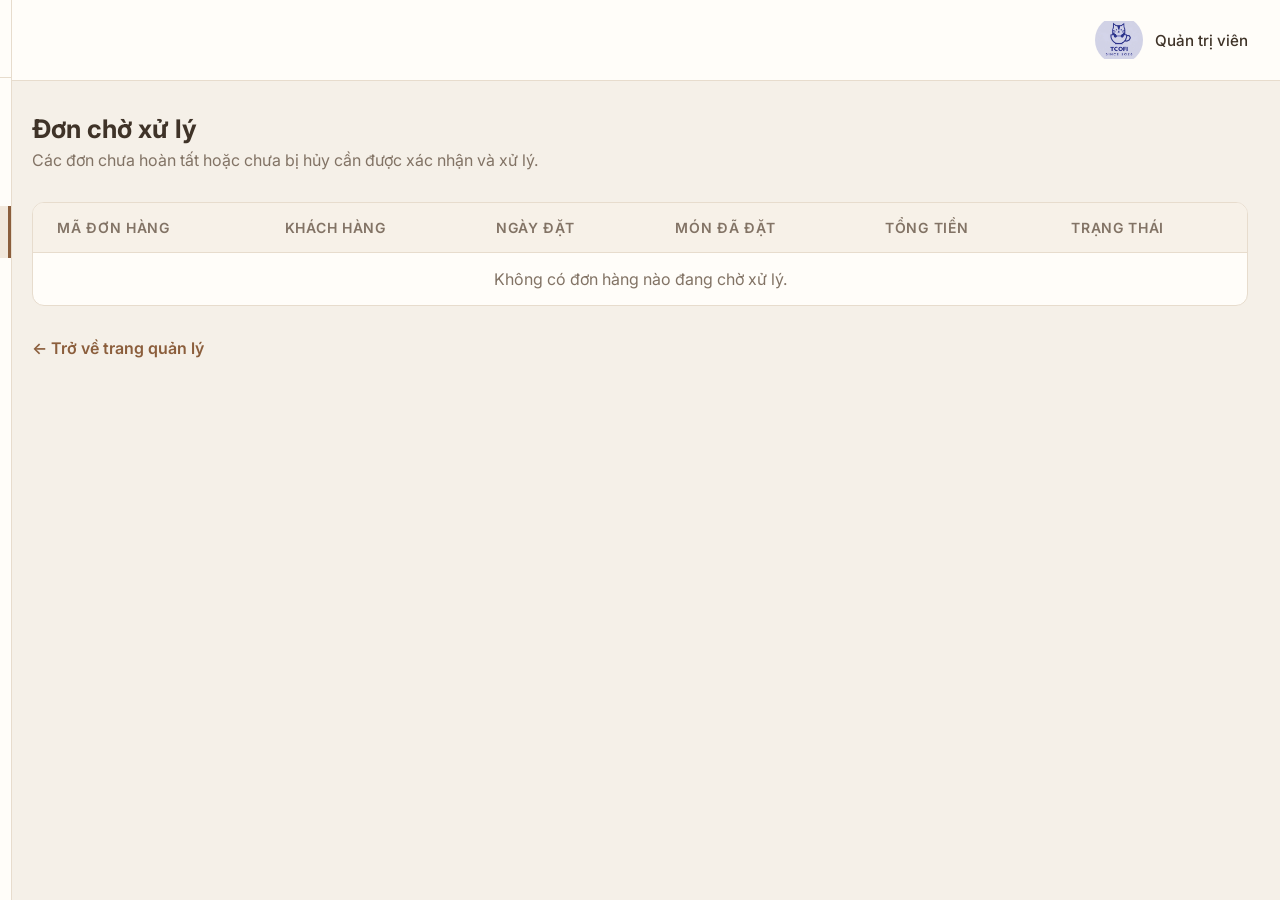
<file: pending-orders.html>
﻿<!DOCTYPE html>
<html lang="vi">
<head>
    <meta charset="UTF-8">
    <meta name="viewport" content="width=device-width, initial-scale=1.0">
    <link rel="icon" type="image/jpeg" href="img/tcofi.jpg"/>
    <title>Đơn chờ xử lý - Admin Manage</title>
    <link href="https://fonts.googleapis.com/css2?family=Inter:wght@300;400;500;600;700&display=swap" rel="stylesheet">
    <link rel="stylesheet" href="css/dashboard.css">
</head>
<body data-report-page="pending">
    <div class="dashboard-container">
        <aside class="sidebar" id="admin-sidebar">
            <div class="sidebar-logo"><h2>Admin<span> Panel</span></h2></div>
            <nav class="sidebar-menu" aria-label="Điều hướng dashboard">
                <ul>
                    <li><a href="dashboard.html#orders">Quản lý đơn hàng</a></li>
                    <li><a href="revenue.html">Doanh thu</a></li>
                    <li><a href="pending-orders.html" class="active">Đơn chờ xử lý</a></li>
                    <li><a href="dashboard.html#feedback">Feedback</a></li>
                </ul>
            </nav>
        </aside>
        <main class="main-content">
            <header class="top-header">
                <button class="sidebar-toggle" type="button" aria-label="Mở thanh điều hướng" aria-controls="admin-sidebar" aria-expanded="false">
                    <span></span><span></span><span></span>
                </button>
                <div class="user-profile">
                    <img src="tcofi.jpg" alt="Logo Tcofi" class="avatar">
                    <span class="user-name">Quản trị viên</span>
                </div>
            </header>
            <section class="report-intro">
                <h1>Đơn chờ xử lý</h1>
                <p>Các đơn chưa hoàn tất hoặc chưa bị hủy cần được xác nhận và xử lý.</p>
            </section>
            <p class="dashboard-message" id="report-message" role="status" hidden></p>
            <section class="data-table-section report-table-section">
                <div class="table-container">
                    <table class="orders-table">
                        <thead>
                            <tr>
                                <th>Mã đơn hàng</th>
                                <th>Khách hàng</th>
                                <th>Ngày đặt</th>
                                <th>Món đã đặt</th>
                                <th>Tổng tiền</th>
                                <th>Trạng thái</th>
                            </tr>
                        </thead>
                        <tbody id="report-orders-body"></tbody>
                    </table>
                </div>
            </section>
            <a class="back-link" href="dashboard.html">← Trở về trang quản lý</a>
        </main>
    </div>
    <script src="js/admin-pages.js"></script>
    <script src="js/sidebar.js"></script>
</body>
</html>
</file>
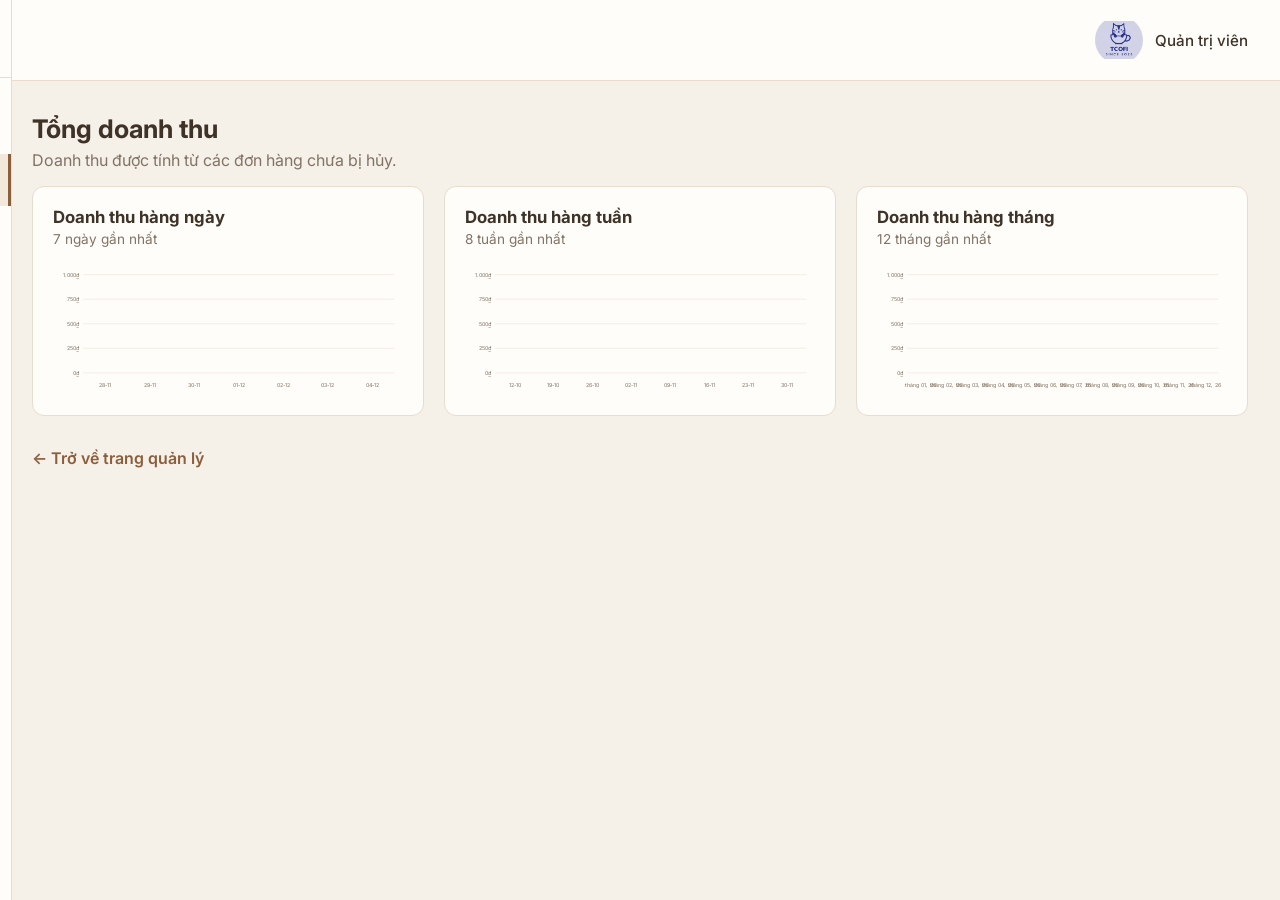
<file: revenue.html>
﻿<!DOCTYPE html>
<html lang="vi">
<head>
    <meta charset="UTF-8">
    <meta name="viewport" content="width=device-width, initial-scale=1.0">
    <link rel="icon" type="image/jpeg" href="img/tcofi.jpg"/>
    <title>Tổng doanh thu - Admin Manage</title>
    <link href="https://fonts.googleapis.com/css2?family=Inter:wght@300;400;500;600;700&display=swap" rel="stylesheet">
    <link rel="stylesheet" href="css/dashboard.css">
</head>
<body>
    <div class="dashboard-container">
        <aside class="sidebar" id="admin-sidebar">
            <div class="sidebar-logo"><h2>Admin<span> Panel</span></h2></div>
            <nav class="sidebar-menu" aria-label="Điều hướng dashboard">
                <ul>
                    <li><a href="dashboard.html#orders">Quản lý đơn hàng</a></li>
                    <li><a href="revenue.html" class="active">Doanh thu</a></li>
                    <li><a href="pending-orders.html">Đơn chờ xử lý</a></li>
                    <li><a href="dashboard.html#feedback">Feedback</a></li>
                </ul>
            </nav>
        </aside>
        <main class="main-content">
            <header class="top-header">
                <button class="sidebar-toggle" type="button" aria-label="Mở thanh điều hướng" aria-controls="admin-sidebar" aria-expanded="false">
                    <span></span><span></span><span></span>
                </button>
                <div class="user-profile">
                    <img src="tcofi.jpg" alt="Logo Tcofi" class="avatar">
                    <span class="user-name">Quản trị viên</span>
                </div>
            </header>
            <section class="report-intro">
                <h1>Tổng doanh thu</h1>
                <p>Doanh thu được tính từ các đơn hàng chưa bị hủy.</p>
            </section>
            <p class="dashboard-message" id="report-message" role="status" hidden></p>
            <section class="charts-grid" aria-label="Biểu đồ doanh thu">
                <article class="chart-card">
                    <h2>Doanh thu hàng ngày</h2>
                    <p class="chart-subtitle">7 ngày gần nhất</p>
                    <svg class="revenue-chart" id="chart-daily" viewBox="0 0 720 270" role="img" aria-label="Biểu đồ doanh thu hàng ngày"></svg>
                </article>
                <article class="chart-card">
                    <h2>Doanh thu hàng tuần</h2>
                    <p class="chart-subtitle">8 tuần gần nhất</p>
                    <svg class="revenue-chart" id="chart-weekly" viewBox="0 0 720 270" role="img" aria-label="Biểu đồ doanh thu hàng tuần"></svg>
                </article>
                <article class="chart-card">
                    <h2>Doanh thu hàng tháng</h2>
                    <p class="chart-subtitle">12 tháng gần nhất</p>
                    <svg class="revenue-chart" id="chart-monthly" viewBox="0 0 720 270" role="img" aria-label="Biểu đồ doanh thu hàng tháng"></svg>
                </article>
            </section>
            <a class="back-link" href="dashboard.html">← Trở về trang quản lý</a>
        </main>
    </div>
    <script src="js/admin-pages.js"></script>
    <script src="js/sidebar.js"></script>
</body>
</html>
</file>
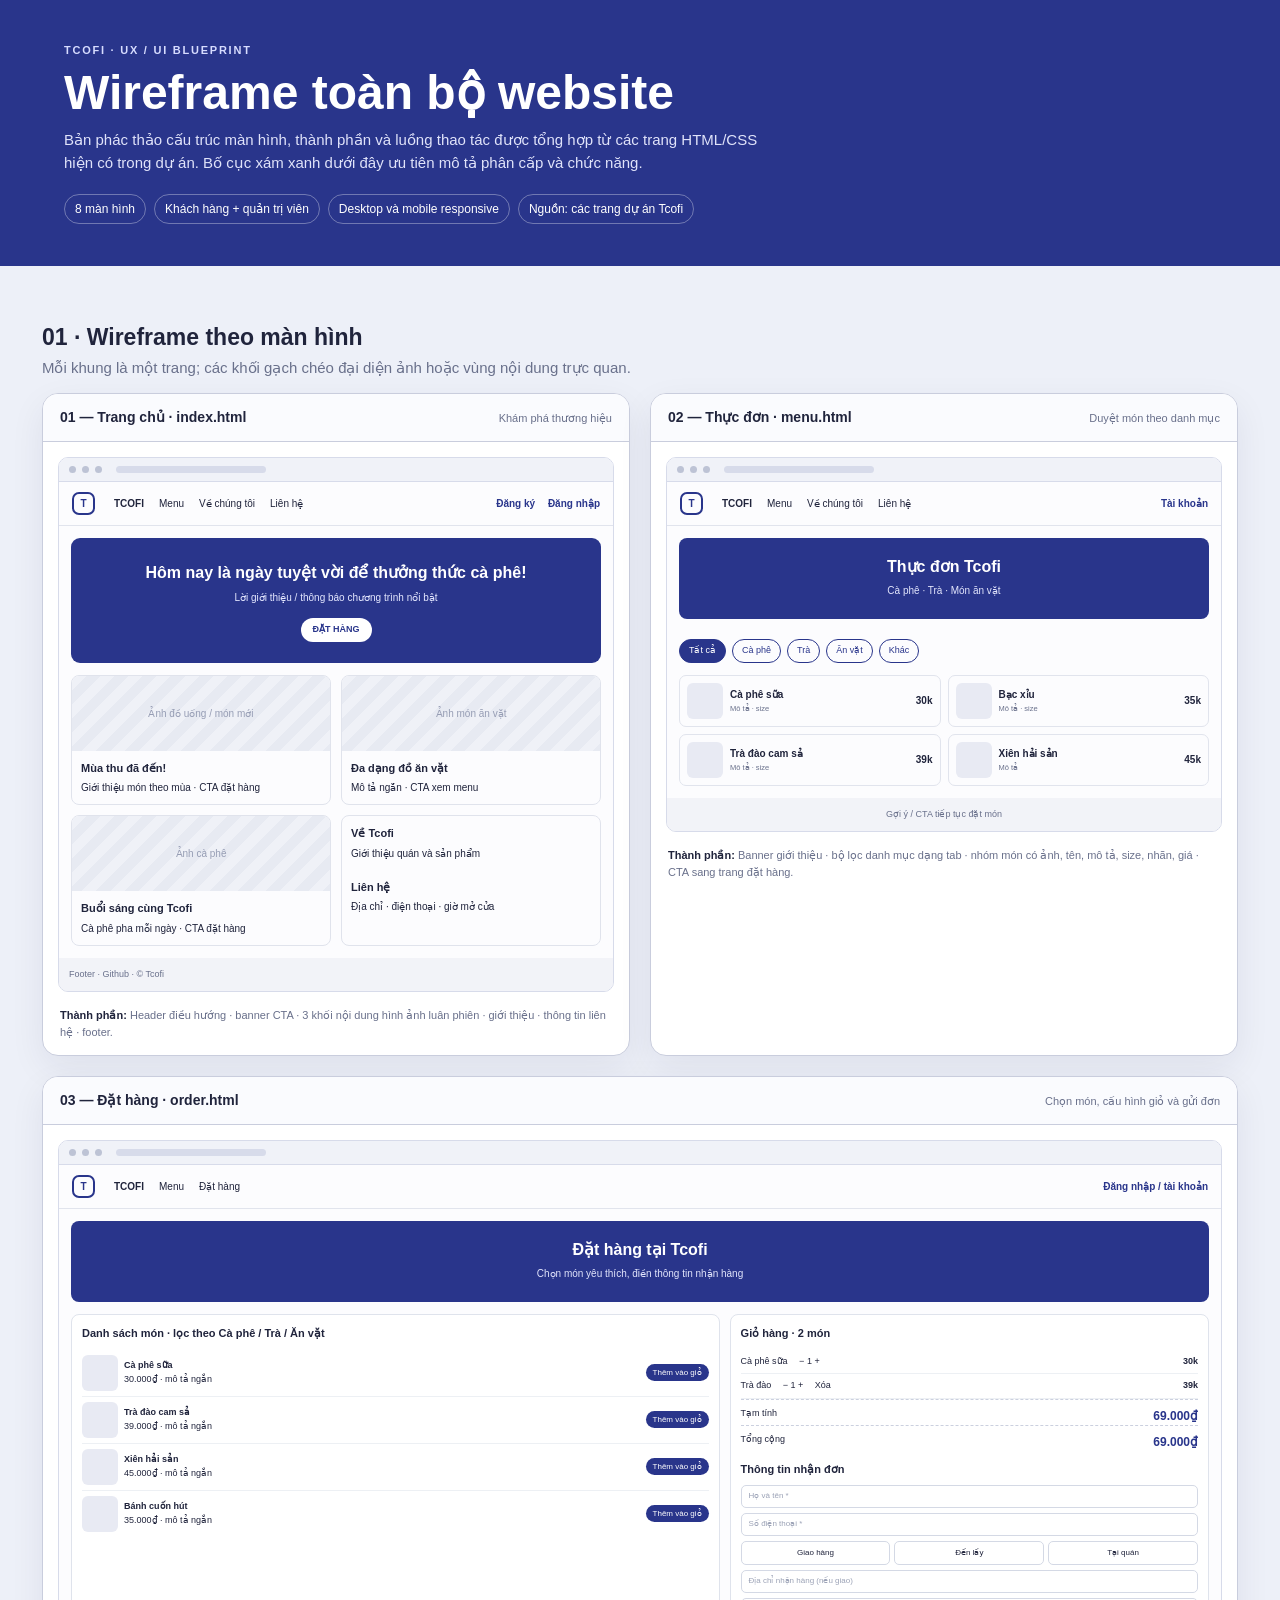
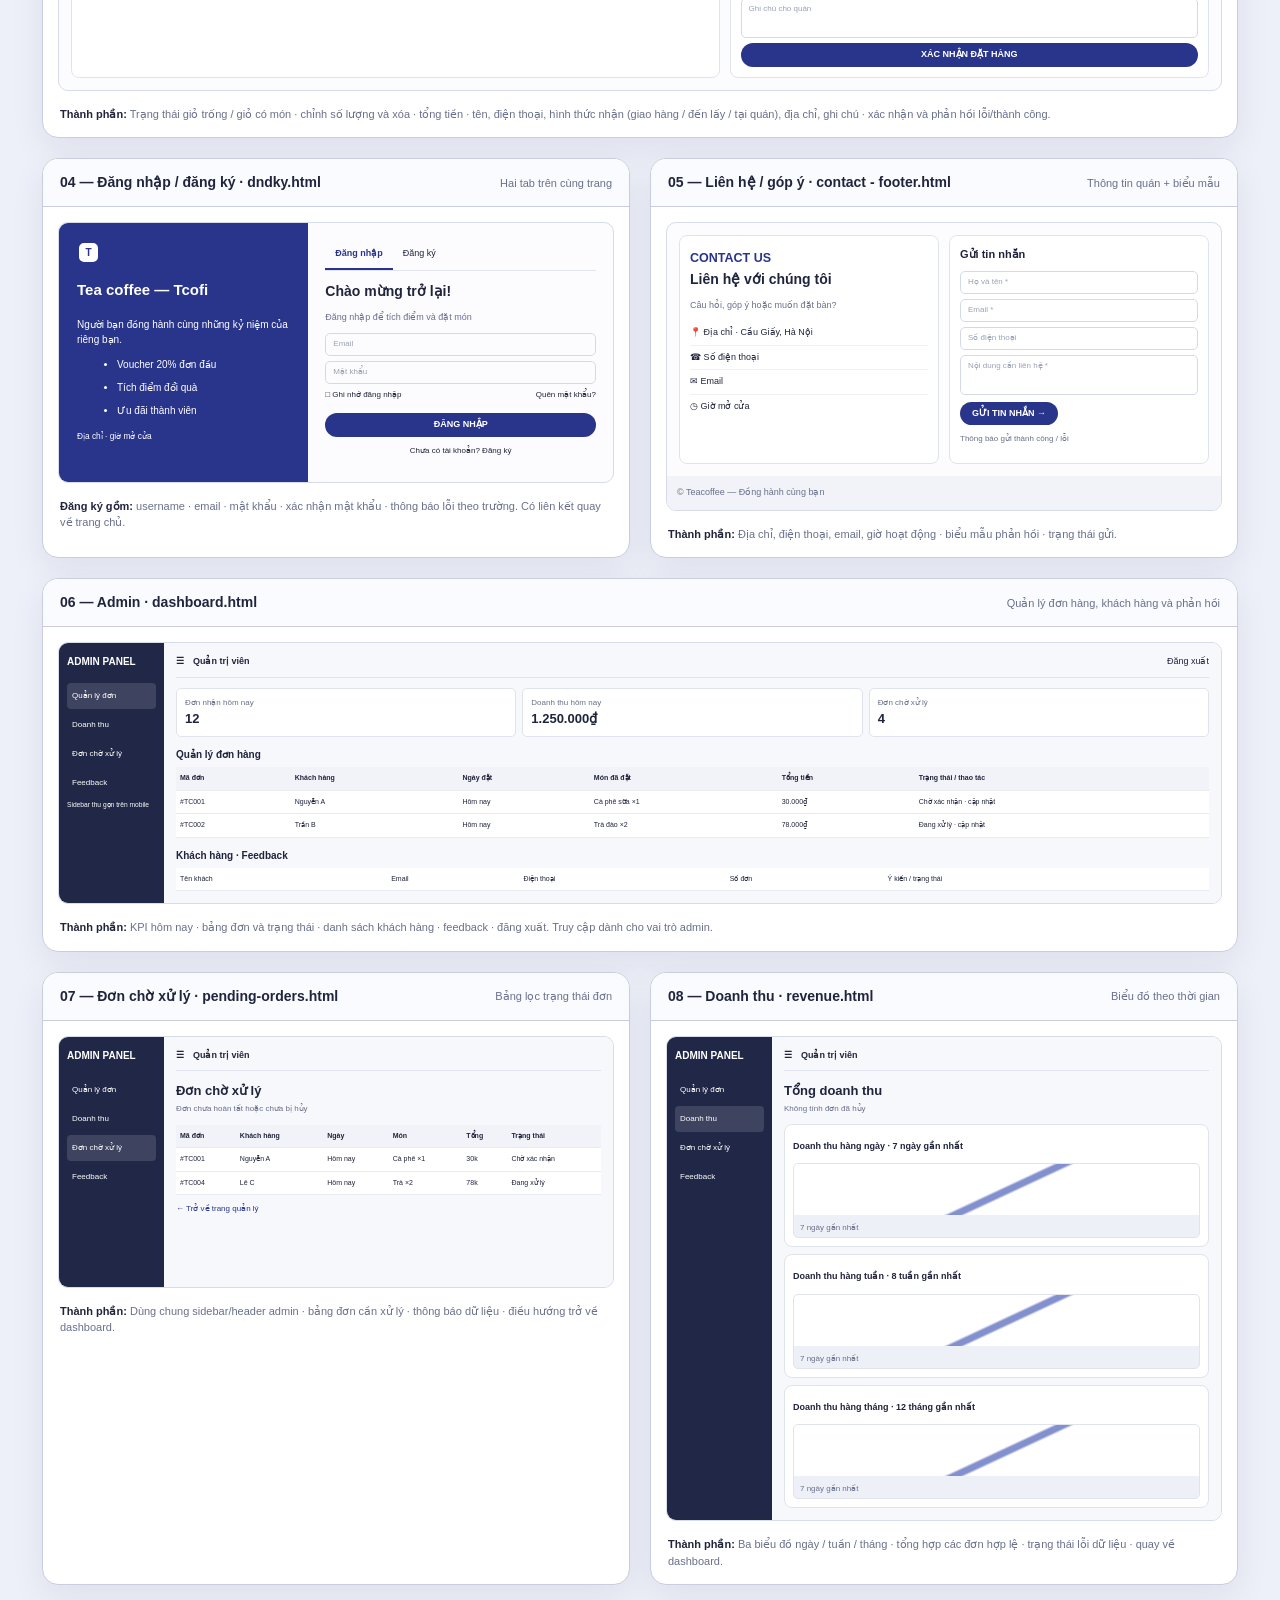
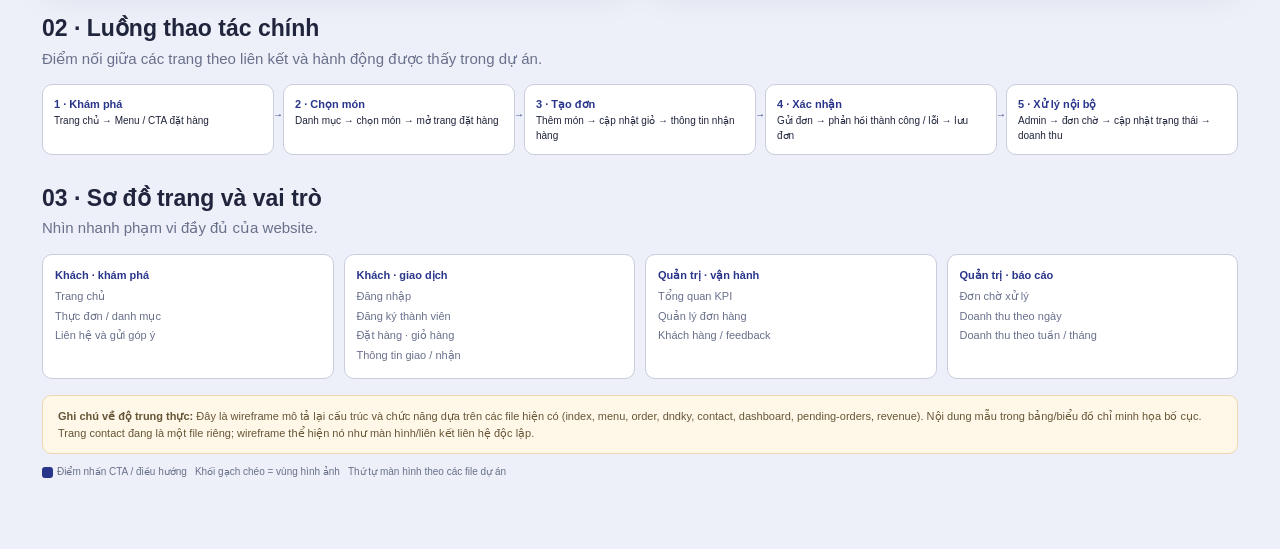
<file: wireframe.html>
<!doctype html>
<html lang="vi">
<head>
<meta charset="utf-8"><meta name="viewport" content="width=device-width,initial-scale=1">
<title>Wireframe chi tiết — Tcofi</title>
<style>
:root{--ink:#20243c;--muted:#69708b;--line:#c9cddd;--paper:#fff;--canvas:#edf0f8;--blue:#29358b;--pale:#e8eaf6;--gold:#e9bd71;--green:#e2f2e9;--shadow:0 12px 35px #19204b12}*{box-sizing:border-box}body{margin:0;background:var(--canvas);color:var(--ink);font:15px/1.5 Inter,Arial,sans-serif}a{color:inherit}.intro{background:var(--blue);color:#fff;padding:42px max(5vw,22px)}.intro-inner{max-width:1240px;margin:auto}.eyebrow{text-transform:uppercase;letter-spacing:.16em;font-size:11px;font-weight:800;color:#d7dcff}.intro h1{font-size:clamp(30px,5vw,48px);line-height:1.1;margin:8px 0}.intro p{max-width:720px;color:#e0e3fa;margin:10px 0 0}.meta{display:flex;gap:8px;flex-wrap:wrap;margin-top:20px}.chip{border:1px solid #ffffff55;padding:5px 10px;border-radius:30px;font-size:12px}.wrap{max-width:1240px;margin:auto;padding:28px 22px 70px}.section-title{display:flex;align-items:end;justify-content:space-between;gap:18px;margin:26px 0 14px}.section-title h2{margin:0;font-size:23px}.section-title p{color:var(--muted);margin:2px 0 0}.screens{display:grid;grid-template-columns:repeat(2,minmax(0,1fr));gap:20px}.screen{background:var(--paper);border:1px solid var(--line);border-radius:16px;overflow:hidden;box-shadow:var(--shadow)}.screen.wide{grid-column:1/-1}.screen-head{display:flex;align-items:center;justify-content:space-between;padding:13px 17px;background:#fafbfe;border-bottom:1px solid var(--line)}.screen-head strong{font-size:14px}.screen-head span{font-size:11px;color:var(--muted)}.browser{padding:15px;min-height:280px}.frame{border:1px solid #d7dbea;border-radius:10px;background:#fcfcfe;overflow:hidden;min-height:245px}.bar{display:flex;align-items:center;gap:6px;padding:8px 10px;background:#f0f2f8;border-bottom:1px solid #d7dbea}.dot{width:7px;height:7px;border-radius:50%;background:#bdc3d5}.barline{height:7px;border-radius:8px;background:#d7dbea;margin-left:8px;flex:1;max-width:150px}.nav{display:flex;align-items:center;gap:15px;padding:10px 13px;border-bottom:1px solid #e1e4ed;font-size:10px}.logo{width:23px;height:23px;border:2px solid var(--blue);border-radius:7px;display:grid;place-items:center;color:var(--blue);font-weight:900;margin-right:4px}.nav .auth{margin-left:auto;color:var(--blue);font-weight:700}.hero{margin:12px;padding:21px;background:var(--blue);color:white;border-radius:9px;text-align:center}.hero h3{font-size:16px;margin:2px 0 5px}.hero p{font-size:10px;margin:0 auto 11px;max-width:340px;color:#e5e8ff}.btn{display:inline-block;background:#fff;color:var(--blue);border-radius:20px;padding:5px 12px;font-size:9px;font-weight:800}.btn.blue{background:var(--blue);color:white}.columns{display:grid;grid-template-columns:1fr 1fr;gap:10px;margin:12px}.feature{border:1px solid #e0e3ec;border-radius:8px;overflow:hidden}.placeholder{height:75px;background:repeating-linear-gradient(135deg,#eff1f7,#eff1f7 10px,#e7eaf2 10px,#e7eaf2 20px);display:grid;place-items:center;color:#969db4;font-size:10px}.feature-text{padding:9px;font-size:10px}.feature-text b{display:block;font-size:11px;margin-bottom:4px}.footer-mini{padding:10px;background:#f2f3f8;font-size:9px;color:var(--muted)}.banner{margin:12px;padding:17px;background:var(--blue);color:white;text-align:center;border-radius:8px}.banner b{font-size:16px}.banner p{margin:4px;font-size:10px;color:#e2e5fc}.tabs{display:flex;gap:6px;flex-wrap:wrap;padding:8px 12px}.tab{border:1px solid var(--blue);border-radius:20px;padding:4px 9px;color:var(--blue);font-size:9px}.tab.active{background:var(--blue);color:white}.menu-grid{display:grid;grid-template-columns:1fr 1fr;gap:7px;padding:4px 12px 12px}.dish{border:1px solid #e1e4ed;border-radius:7px;padding:7px;display:grid;grid-template-columns:36px 1fr auto;gap:7px;align-items:center;font-size:9px}.thumb{width:36px;height:36px;border-radius:6px;background:#e8eaf3}.dish b{font-size:10px}.dish small{display:block;color:var(--muted)}.wire-layout{display:grid;grid-template-columns:1.15fr .85fr;gap:10px;margin:12px}.listbox,.box{border:1px solid #dfe3ec;border-radius:8px;padding:10px;background:#fff}.listbox h4,.box h4{font-size:11px;margin:0 0 8px}.mini-dish{display:flex;align-items:center;gap:6px;border-bottom:1px solid #edf0f4;padding:5px 0;font-size:9px}.mini-dish:last-child{border:0}.tinybtn{margin-left:auto;border:0;border-radius:12px;padding:4px 7px;background:var(--blue);color:white;font-size:8px}.field{height:23px;border:1px solid #d4d9e5;border-radius:5px;margin:5px 0;padding:4px 7px;color:#9ba2b6;font-size:8px}.field.tall{height:40px}.choice{display:flex;gap:4px}.choice span{flex:1;border:1px solid #d4d9e5;padding:5px 2px;border-radius:5px;text-align:center;font-size:8px}.total{display:flex;justify-content:space-between;border-top:1px dashed #cbd0df;padding-top:7px;font-size:9px}.total b{font-size:12px;color:var(--blue)}.authframe{display:grid;grid-template-columns:.9fr 1.1fr;min-height:245px}.authbrand{background:var(--blue);color:#fff;padding:18px;font-size:10px}.authbrand h3{font-size:15px}.authbrand li{margin:8px 0}.authform{padding:17px}.authform h3{font-size:14px;margin:4px 0}.switch{display:flex;border-bottom:1px solid #e1e4ec;margin-bottom:10px;font-size:9px}.switch span{padding:7px 10px}.switch .on{color:var(--blue);border-bottom:2px solid var(--blue);font-weight:bold}.admin{display:grid;grid-template-columns:105px 1fr;min-height:250px}.side{background:#202747;color:#fff;padding:11px 8px;font-size:8px}.side b{display:block;font-size:10px;margin-bottom:14px}.side span{display:block;padding:7px 5px;border-radius:4px;margin:3px 0}.side .sel{background:#ffffff22}.adminmain{padding:12px;background:#f7f8fb}.adminbar{display:flex;justify-content:space-between;border-bottom:1px solid #e0e3eb;padding-bottom:8px;font-size:9px}.kpis{display:grid;grid-template-columns:repeat(3,1fr);gap:6px;margin:10px 0}.kpi{background:#fff;border:1px solid #e0e3eb;padding:8px;border-radius:5px;font-size:8px;color:var(--muted)}.kpi b{display:block;font-size:13px;color:var(--ink)}.table{width:100%;border-collapse:collapse;background:white;font-size:7px}.table th,.table td{padding:6px 4px;border-bottom:1px solid #e8ebf1;text-align:left}.table th{background:#f1f3f8}.chart{height:75px;margin-top:8px;border:1px solid #e0e3eb;border-radius:5px;background:linear-gradient(180deg,transparent 70%,#eef0f7 70%),linear-gradient(155deg,transparent 46%,#8290ce 47%,#8290ce 49%,transparent 50%);position:relative}.chart:after{content:"7 ngày gần nhất";position:absolute;bottom:3px;left:6px;font-size:8px;color:var(--muted)}.detail{padding:0 17px 15px;color:var(--muted);font-size:11px}.detail b{color:var(--ink)}.flow{display:grid;grid-template-columns:repeat(5,1fr);gap:9px;margin-top:12px}.step{position:relative;background:#fff;border:1px solid var(--line);border-radius:10px;padding:11px;font-size:10px}.step b{display:block;color:var(--blue);font-size:11px}.step:not(:last-child):after{content:"→";position:absolute;right:-10px;top:32%;z-index:2;color:var(--blue);font-weight:bold}.map{display:grid;grid-template-columns:repeat(4,1fr);gap:10px}.map article{border:1px solid var(--line);background:white;border-radius:10px;padding:12px;font-size:11px}.map b{display:block;color:var(--blue);margin-bottom:5px}.map p{margin:3px 0;color:var(--muted)}.note{padding:12px 15px;background:#fff8e8;border:1px solid #ead9ae;border-radius:9px;font-size:11px;color:#655536;margin-top:16px}.legend{display:flex;gap:8px;flex-wrap:wrap;color:var(--muted);font-size:10px;margin-top:10px}.swatch{width:11px;height:11px;background:var(--blue);display:inline-block;border-radius:3px;vertical-align:middle;margin-right:4px}@media(max-width:780px){.screens{grid-template-columns:1fr}.screen.wide{grid-column:auto}.flow{grid-template-columns:1fr}.step:not(:last-child):after{content:"↓";right:12px;top:auto;bottom:-13px}.map{grid-template-columns:1fr 1fr}.section-title{display:block}}@media(max-width:460px){.wire-layout{grid-template-columns:1fr}.authframe{grid-template-columns:1fr}.authbrand{display:none}.map{grid-template-columns:1fr}.nav{gap:7px}.nav .hide{display:none}}
</style>
</head>
<body>
<header class="intro"><div class="intro-inner"><div class="eyebrow">Tcofi · UX / UI blueprint</div><h1>Wireframe toàn bộ website</h1><p>Bản phác thảo cấu trúc màn hình, thành phần và luồng thao tác được tổng hợp từ các trang HTML/CSS hiện có trong dự án. Bố cục xám xanh dưới đây ưu tiên mô tả phân cấp và chức năng.</p><div class="meta"><span class="chip">8 màn hình</span><span class="chip">Khách hàng + quản trị viên</span><span class="chip">Desktop và mobile responsive</span><span class="chip">Nguồn: các trang dự án Tcofi</span></div></div></header>
<main class="wrap">
<div class="section-title"><div><h2>01 · Wireframe theo màn hình</h2><p>Mỗi khung là một trang; các khối gạch chéo đại diện ảnh hoặc vùng nội dung trực quan.</p></div></div>
<section class="screens">
<article class="screen"><div class="screen-head"><strong>01 — Trang chủ · index.html</strong><span>Khám phá thương hiệu</span></div><div class="browser"><div class="frame"><div class="bar"><i class="dot"></i><i class="dot"></i><i class="dot"></i><div class="barline"></div></div><div class="nav"><div class="logo">T</div><b>TCOFI</b><span>Menu</span><span class="hide">Về chúng tôi</span><span>Liên hệ</span><span class="auth">Đăng ký　 Đăng nhập</span></div><div class="hero"><h3>Hôm nay là ngày tuyệt vời để thưởng thức cà phê!</h3><p>Lời giới thiệu / thông báo chương trình nổi bật</p><span class="btn">ĐẶT HÀNG</span></div><div class="columns"><div class="feature"><div class="placeholder">Ảnh đồ uống / món mới</div><div class="feature-text"><b>Mùa thu đã đến!</b>Giới thiệu món theo mùa · CTA đặt hàng</div></div><div class="feature"><div class="placeholder">Ảnh món ăn vặt</div><div class="feature-text"><b>Đa dạng đồ ăn vặt</b>Mô tả ngắn · CTA xem menu</div></div><div class="feature"><div class="placeholder">Ảnh cà phê</div><div class="feature-text"><b>Buổi sáng cùng Tcofi</b>Cà phê pha mỗi ngày · CTA đặt hàng</div></div><div class="feature"><div class="feature-text"><b>Về Tcofi</b>Giới thiệu quán và sản phẩm</div><div class="feature-text"><b>Liên hệ</b>Địa chỉ · điện thoại · giờ mở cửa</div></div></div><div class="footer-mini">Footer · Github · © Tcofi</div></div></div><div class="detail"><b>Thành phần:</b> Header điều hướng · banner CTA · 3 khối nội dung hình ảnh luân phiên · giới thiệu · thông tin liên hệ · footer.</div></article>
<article class="screen"><div class="screen-head"><strong>02 — Thực đơn · menu.html</strong><span>Duyệt món theo danh mục</span></div><div class="browser"><div class="frame"><div class="bar"><i class="dot"></i><i class="dot"></i><i class="dot"></i><div class="barline"></div></div><div class="nav"><div class="logo">T</div><b>TCOFI</b><span>Menu</span><span class="hide">Về chúng tôi</span><span>Liên hệ</span><span class="auth">Tài khoản</span></div><div class="banner"><b>Thực đơn Tcofi</b><p>Cà phê · Trà · Món ăn vặt</p></div><div class="tabs"><span class="tab active">Tất cả</span><span class="tab">Cà phê</span><span class="tab">Trà</span><span class="tab">Ăn vặt</span><span class="tab">Khác</span></div><div class="menu-grid"><div class="dish"><i class="thumb"></i><span><b>Cà phê sữa</b><small>Mô tả · size</small></span><b>30k</b></div><div class="dish"><i class="thumb"></i><span><b>Bạc xỉu</b><small>Mô tả · size</small></span><b>35k</b></div><div class="dish"><i class="thumb"></i><span><b>Trà đào cam sả</b><small>Mô tả · size</small></span><b>39k</b></div><div class="dish"><i class="thumb"></i><span><b>Xiên hải sản</b><small>Mô tả</small></span><b>45k</b></div></div><div class="footer-mini" style="text-align:center">Gợi ý / CTA tiếp tục đặt món</div></div></div><div class="detail"><b>Thành phần:</b> Banner giới thiệu · bộ lọc danh mục dạng tab · nhóm món có ảnh, tên, mô tả, size, nhãn, giá · CTA sang trang đặt hàng.</div></article>
<article class="screen wide"><div class="screen-head"><strong>03 — Đặt hàng · order.html</strong><span>Chọn món, cấu hình giỏ và gửi đơn</span></div><div class="browser"><div class="frame"><div class="bar"><i class="dot"></i><i class="dot"></i><i class="dot"></i><div class="barline"></div></div><div class="nav"><div class="logo">T</div><b>TCOFI</b><span>Menu</span><span>Đặt hàng</span><span class="auth">Đăng nhập / tài khoản</span></div><div class="banner"><b>Đặt hàng tại Tcofi</b><p>Chọn món yêu thích, điền thông tin nhận hàng</p></div><div class="wire-layout"><div class="listbox"><h4>Danh sách món · lọc theo Cà phê / Trà / Ăn vặt</h4><div class="mini-dish"><i class="thumb"></i><span><b>Cà phê sữa</b><br>30.000₫ · mô tả ngắn</span><button class="tinybtn">Thêm vào giỏ</button></div><div class="mini-dish"><i class="thumb"></i><span><b>Trà đào cam sả</b><br>39.000₫ · mô tả ngắn</span><button class="tinybtn">Thêm vào giỏ</button></div><div class="mini-dish"><i class="thumb"></i><span><b>Xiên hải sản</b><br>45.000₫ · mô tả ngắn</span><button class="tinybtn">Thêm vào giỏ</button></div><div class="mini-dish"><i class="thumb"></i><span><b>Bánh cuốn hút</b><br>35.000₫ · mô tả ngắn</span><button class="tinybtn">Thêm vào giỏ</button></div></div><div class="box"><h4>Giỏ hàng · 2 món</h4><div class="mini-dish"><span>Cà phê sữa　 − 1 +</span><b style="margin-left:auto">30k</b></div><div class="mini-dish"><span>Trà đào　 − 1 +　 Xóa</span><b style="margin-left:auto">39k</b></div><div class="total"><span>Tạm tính</span><b>69.000₫</b></div><div class="total"><span>Tổng cộng</span><b>69.000₫</b></div><h4 style="margin-top:10px">Thông tin nhận đơn</h4><div class="field">Họ và tên *</div><div class="field">Số điện thoại *</div><div class="choice"><span>Giao hàng</span><span>Đến lấy</span><span>Tại quán</span></div><div class="field">Địa chỉ nhận hàng (nếu giao)</div><div class="field tall">Ghi chú cho quán</div><div class="btn blue" style="display:block;text-align:center">XÁC NHẬN ĐẶT HÀNG</div></div></div></div></div><div class="detail"><b>Thành phần:</b> Trạng thái giỏ trống / giỏ có món · chỉnh số lượng và xóa · tổng tiền · tên, điện thoại, hình thức nhận (giao hàng / đến lấy / tại quán), địa chỉ, ghi chú · xác nhận và phản hồi lỗi/thành công.</div></article>
<article class="screen"><div class="screen-head"><strong>04 — Đăng nhập / đăng ký · dndky.html</strong><span>Hai tab trên cùng trang</span></div><div class="browser"><div class="frame"><div class="authframe"><div class="authbrand"><div class="logo" style="background:#fff">T</div><h3>Tea coffee — Tcofi</h3><p>Người bạn đồng hành cùng những kỷ niệm của riêng bạn.</p><ul><li>Voucher 20% đơn đầu</li><li>Tích điểm đổi quà</li><li>Ưu đãi thành viên</li></ul><small>Địa chỉ · giờ mở cửa</small></div><div class="authform"><div class="switch"><span class="on">Đăng nhập</span><span>Đăng ký</span></div><h3>Chào mừng trở lại!</h3><p style="font-size:9px;color:#69708b">Đăng nhập để tích điểm và đặt món</p><div class="field">Email</div><div class="field">Mật khẩu</div><div style="font-size:8px;display:flex;justify-content:space-between"><span>□ Ghi nhớ đăng nhập</span><span>Quên mật khẩu?</span></div><div class="btn blue" style="display:block;text-align:center;margin-top:12px">ĐĂNG NHẬP</div><p style="font-size:8px;text-align:center">Chưa có tài khoản? Đăng ký</p></div></div></div></div><div class="detail"><b>Đăng ký gồm:</b> username · email · mật khẩu · xác nhận mật khẩu · thông báo lỗi theo trường. Có liên kết quay về trang chủ.</div></article>
<article class="screen"><div class="screen-head"><strong>05 — Liên hệ / góp ý · contact - footer.html</strong><span>Thông tin quán + biểu mẫu</span></div><div class="browser"><div class="frame"><div class="wire-layout" style="grid-template-columns:1fr 1fr"><div class="box"><small style="color:var(--blue);font-weight:bold">CONTACT US</small><h4 style="font-size:14px">Liên hệ với chúng tôi</h4><p style="font-size:9px;color:var(--muted)">Câu hỏi, góp ý hoặc muốn đặt bàn?</p><div class="mini-dish">📍 Địa chỉ · Cầu Giấy, Hà Nội</div><div class="mini-dish">☎ Số điện thoại</div><div class="mini-dish">✉ Email</div><div class="mini-dish">◷ Giờ mở cửa</div></div><div class="box"><h4>Gửi tin nhắn</h4><div class="field">Họ và tên *</div><div class="field">Email *</div><div class="field">Số điện thoại</div><div class="field tall">Nội dung cần liên hệ *</div><div class="btn blue">GỬI TIN NHẮN →</div><p style="font-size:8px;color:var(--muted)">Thông báo gửi thành công / lỗi</p></div></div><div class="footer-mini">© Teacoffee — Đồng hành cùng bạn</div></div></div><div class="detail"><b>Thành phần:</b> Địa chỉ, điện thoại, email, giờ hoạt động · biểu mẫu phản hồi · trạng thái gửi.</div></article>
<article class="screen wide"><div class="screen-head"><strong>06 — Admin · dashboard.html</strong><span>Quản lý đơn hàng, khách hàng và phản hồi</span></div><div class="browser"><div class="frame"><div class="admin"><aside class="side"><b>ADMIN PANEL</b><span class="sel">Quản lý đơn</span><span>Doanh thu</span><span>Đơn chờ xử lý</span><span>Feedback</span><small>Sidebar thu gọn trên mobile</small></aside><div class="adminmain"><div class="adminbar"><b>☰　Quản trị viên</b><span>Đăng xuất</span></div><div class="kpis"><div class="kpi">Đơn nhận hôm nay<b>12</b></div><div class="kpi">Doanh thu hôm nay<b>1.250.000₫</b></div><div class="kpi">Đơn chờ xử lý<b>4</b></div></div><div style="font-size:10px;font-weight:bold;margin:10px 0 5px">Quản lý đơn hàng</div><table class="table"><thead><tr><th>Mã đơn</th><th>Khách hàng</th><th>Ngày đặt</th><th>Món đã đặt</th><th>Tổng tiền</th><th>Trạng thái / thao tác</th></tr></thead><tbody><tr><td>#TC001</td><td>Nguyễn A</td><td>Hôm nay</td><td>Cà phê sữa ×1</td><td>30.000₫</td><td>Chờ xác nhận · cập nhật</td></tr><tr><td>#TC002</td><td>Trần B</td><td>Hôm nay</td><td>Trà đào ×2</td><td>78.000₫</td><td>Đang xử lý · cập nhật</td></tr></tbody></table><div style="font-size:10px;font-weight:bold;margin:10px 0 5px">Khách hàng · Feedback</div><table class="table"><tbody><tr><td>Tên khách</td><td>Email</td><td>Điện thoại</td><td>Số đơn</td><td>Ý kiến / trạng thái</td></tr></tbody></table></div></div></div></div><div class="detail"><b>Thành phần:</b> KPI hôm nay · bảng đơn và trạng thái · danh sách khách hàng · feedback · đăng xuất. Truy cập dành cho vai trò admin.</div></article>
<article class="screen"><div class="screen-head"><strong>07 — Đơn chờ xử lý · pending-orders.html</strong><span>Bảng lọc trạng thái đơn</span></div><div class="browser"><div class="frame"><div class="admin"><aside class="side"><b>ADMIN PANEL</b><span>Quản lý đơn</span><span>Doanh thu</span><span class="sel">Đơn chờ xử lý</span><span>Feedback</span></aside><div class="adminmain"><div class="adminbar"><b>☰　Quản trị viên</b></div><h4 style="font-size:13px;margin:10px 0 2px">Đơn chờ xử lý</h4><p style="font-size:8px;color:var(--muted);margin:0 0 10px">Đơn chưa hoàn tất hoặc chưa bị hủy</p><table class="table"><tr><th>Mã đơn</th><th>Khách hàng</th><th>Ngày</th><th>Món</th><th>Tổng</th><th>Trạng thái</th></tr><tr><td>#TC001</td><td>Nguyễn A</td><td>Hôm nay</td><td>Cà phê ×1</td><td>30k</td><td>Chờ xác nhận</td></tr><tr><td>#TC004</td><td>Lê C</td><td>Hôm nay</td><td>Trà ×2</td><td>78k</td><td>Đang xử lý</td></tr></table><p style="font-size:8px;color:var(--blue)">← Trở về trang quản lý</p></div></div></div></div><div class="detail"><b>Thành phần:</b> Dùng chung sidebar/header admin · bảng đơn cần xử lý · thông báo dữ liệu · điều hướng trở về dashboard.</div></article>
<article class="screen"><div class="screen-head"><strong>08 — Doanh thu · revenue.html</strong><span>Biểu đồ theo thời gian</span></div><div class="browser"><div class="frame"><div class="admin"><aside class="side"><b>ADMIN PANEL</b><span>Quản lý đơn</span><span class="sel">Doanh thu</span><span>Đơn chờ xử lý</span><span>Feedback</span></aside><div class="adminmain"><div class="adminbar"><b>☰　Quản trị viên</b></div><h4 style="font-size:13px;margin:10px 0 2px">Tổng doanh thu</h4><p style="font-size:8px;color:var(--muted);margin:0">Không tính đơn đã hủy</p><div class="box" style="margin-top:9px;padding:8px"><b style="font-size:9px">Doanh thu hàng ngày · 7 ngày gần nhất</b><div class="chart"></div></div><div class="box" style="margin-top:7px;padding:8px"><b style="font-size:9px">Doanh thu hàng tuần · 8 tuần gần nhất</b><div class="chart"></div></div><div class="box" style="margin-top:7px;padding:8px"><b style="font-size:9px">Doanh thu hàng tháng · 12 tháng gần nhất</b><div class="chart"></div></div></div></div></div></div><div class="detail"><b>Thành phần:</b> Ba biểu đồ ngày / tuần / tháng · tổng hợp các đơn hợp lệ · trạng thái lỗi dữ liệu · quay về dashboard.</div></article>
</section>
<div class="section-title"><div><h2>02 · Luồng thao tác chính</h2><p>Điểm nối giữa các trang theo liên kết và hành động được thấy trong dự án.</p></div></div>
<div class="flow"><div class="step"><b>1 · Khám phá</b>Trang chủ → Menu / CTA đặt hàng</div><div class="step"><b>2 · Chọn món</b>Danh mục → chọn món → mở trang đặt hàng</div><div class="step"><b>3 · Tạo đơn</b>Thêm món → cập nhật giỏ → thông tin nhận hàng</div><div class="step"><b>4 · Xác nhận</b>Gửi đơn → phản hồi thành công / lỗi → lưu đơn</div><div class="step"><b>5 · Xử lý nội bộ</b>Admin → đơn chờ → cập nhật trạng thái → doanh thu</div></div>
<div class="section-title"><div><h2>03 · Sơ đồ trang và vai trò</h2><p>Nhìn nhanh phạm vi đầy đủ của website.</p></div></div>
<div class="map"><article><b>Khách · khám phá</b><p>Trang chủ</p><p>Thực đơn / danh mục</p><p>Liên hệ và gửi góp ý</p></article><article><b>Khách · giao dịch</b><p>Đăng nhập</p><p>Đăng ký thành viên</p><p>Đặt hàng · giỏ hàng</p><p>Thông tin giao / nhận</p></article><article><b>Quản trị · vận hành</b><p>Tổng quan KPI</p><p>Quản lý đơn hàng</p><p>Khách hàng / feedback</p></article><article><b>Quản trị · báo cáo</b><p>Đơn chờ xử lý</p><p>Doanh thu theo ngày</p><p>Doanh thu theo tuần / tháng</p></article></div>
<div class="note"><b>Ghi chú về độ trung thực:</b> Đây là wireframe mô tả lại cấu trúc và chức năng dựa trên các file hiện có (index, menu, order, dndky, contact, dashboard, pending-orders, revenue). Nội dung mẫu trong bảng/biểu đồ chỉ minh họa bố cục. Trang contact đang là một file riêng; wireframe thể hiện nó như màn hình/liên kết liên hệ độc lập.</div>
<div class="legend"><span><i class="swatch"></i>Điểm nhấn CTA / điều hướng</span><span>Khối gạch chéo = vùng hình ảnh</span><span>Thứ tự màn hình theo các file dự án</span></div>
</main></body></html>
</file>
<file: css/style2.css>
.rich-text p {
  font-size: inherit;
}
.xs {
  font-size: var(--text-xxs);
  letter-spacing: var(--tracking-normal);
  line-height: var(--text-xs-line-height);
}
@media (width>=768px) {
  .xs {
    font-size: var(--text-xs);
  }
}
.sm {
  font-size: var(--text-sm);
  letter-spacing: var(--tracking-normal);
  line-height: var(--text-sm-line-height);
}
@media (width>=768px) {
  .sm {
    font-size: var(--text-md);
  }
}
.md {
  font-size: var(--text-md);
  letter-spacing: var(--tracking-normal);
  line-height: var(--text-md-line-height);
}
@media (width>=375px) {
  .md {
    font-size: var(--text-md-lg);
  }
}
@media (width>=768px) {
  .md {
    font-size: var(--text-lg);
  }
}
</file>
<file: css/style3.css>
.sf-hidden {
  display: none !important;
}

@media (max-width: 767px) {
  nav .global-gutters {
    flex-wrap: wrap;
    justify-content: center;
    gap: 4px 12px;
  }
  nav .global-gutters > div {
    flex-wrap: wrap;
    justify-content: center;
    gap: 8px;
  }
  nav ul {
    gap: 12px !important;
  }
  nav .mt-8 {
    margin-top: 0 !important;
  }
  nav .button {
    white-space: nowrap;
    padding-left: 12px;
    padding-right: 12px;
  }
}
</file>
<file: css/contact - footer.css>
.toast {
  position: fixed;
  right: 25px;
  bottom: 25px;
  background: var(--brown);
  color: #fff;
  padding: 14px 20px;
  border-radius: 12px;
  display: none;
}
.contact {
padding: 80px 7%;
background: #f7f2eb;
}

.contact-container {
max-width: 1100px;
margin: auto;
display: grid;
grid-template-columns: 1fr 1fr;
gap: 60px;
align-items: stretch;
}

.contact-label {
color: #b87842;
font-size: 13px;
font-weight: 800;
letter-spacing: 2px;

}
.contact-info{
  background: #ffffff;
  padding: 30px;
  border-radius: 20px;
  border: 1px solid #eadfd4;
  box-shadow: 0 10px 30px #5b392615;
}
.contact-info h2 {
font-size: 38px;
margin: 10px 0 15px;
color: #5b3926;
}

.contact-info > p {
color: #806f63;
line-height: 1.7;
margin-bottom: 30px;
}

.info-item {
display: flex;
align-items: center;
gap: 15px;
margin-bottom: 22px;
background: #ffffff;
padding: 30px;
border-radius: 20px;
border: 1px solid #eadfd4;
box-shadow: 0 10px 30px #5b392615;
}

.info-icon {
width: 48px;
height: 48px;
border-radius: 12px;
background: #ead9c8;
display: flex;
align-items: center;
justify-content: center;
font-size: 21px;
}

.info-item strong {
color: #5b3926;
}

.info-item p {
margin: 5px 0 0;
color: #806f63;
font-size: 14px;
}

.contact-form {
background: #ffffff;
padding: 30px;
border-radius: 20px;
border: 1px solid #eadfd4;
box-shadow: 0 10px 30px #5b392615;
margin-top: none;
}

.contact-form h3 {
margin: 0 0 25px;
color: #5b3926;
font-size: 25px;
}

.form-group {
margin-bottom: 15px;
}

.form-group label {
display: block;
margin-bottom: 7px;
color: #5b3926;
font-size: 20px;
font-weight: 700;
}

.form-group input,
.form-group textarea {
width: 100%;
padding: 13px 8px;
border: 1px solid #eadfd4;
border-radius: 10px;
background: #faf7f3;
color: #5b3926;
font-family: Arial, sans-serif;
font-size: 14px;
outline: none;
}

.form-group input:focus,
.form-group textarea:focus {
border-color: #b87842;
}

.form-group textarea {
resize: vertical;
}

.contact-btn {
width: 80%;
padding: 24px;
border-radius: 20px;
background: #5b3926;
color: white;
font-size: 15px;
font-weight: 700;
cursor: pointer;
text-align: center;
}
.contact {
  background: #d2b48c;
}
.contact-btn:hover {
background: #b87842;
}

.contact-status {
  min-height: 1.5em;
  margin-top: 14px;
  color: #527a55;
  font-size: 14px;
}

@media (max-width: 800px) {
.contact-container {
grid-template-columns: 1fr;
gap: 35px;
}

.contact-info h2 {
font-size: 32px;
}
}


footer { 
  text-align: center; 
  padding: 60px; 
  background: #d2b48c;
  padding: 30px;
}
</file>
<file: css/dashboard.css>
/* --- CẤU HÌNH BIẾN MÀU SẮC (CSS VARIABLES) --- */
:root {
    --bg-main: #f5f0e8;
    --bg-white: #fffdf9;
    --text-primary: #3f3328;
    --text-secondary: #827365;
    --border-color: #e7dccd;
    --accent-color: #8b5e3c;
    --success-color: #527a55;
    --success-bg: #e6efe3;
    --danger-color: #b5534b;
    --sidebar-width: 280px;
}

/* --- RESET & TYPOGRAPHY --- */
* {
    margin: 0;
    padding: 0;
    box-sizing: border-box;
}

body {
    font-family: 'Inter', sans-serif;
    background-color: var(--bg-main);
    color: var(--text-primary);
}

/* --- BỐ CỤC TỔNG THỂ (FLEXBOX) --- */
.dashboard-container {
    display: flex;
    height: 100vh;
    overflow: hidden;
}

/* --- 1. SIDEBAR --- */
.sidebar {
    position: fixed;
    top: 0;
    left: 0;
    z-index: 10;
    width: var(--sidebar-width);
    height: 100vh;
    overflow-y: auto;
    background-color: var(--bg-white);
    border-right: 1px solid var(--border-color);
    display: flex;
    flex-direction: column;
    flex-shrink: 0; /* Không cho sidebar bị co lại */
    transform: translateX(calc(-100% + 12px));
    transition: transform 0.25s ease;
}

.sidebar:hover,
.sidebar:focus-within,
.sidebar.sidebar-open {
    transform: translateX(0);
}

.sidebar.sidebar-closed {
    transform: translateX(calc(-100% + 12px));
}

.sidebar::after {
    content: "";
    position: absolute;
    top: 50%;
    right: -12px;
    width: 12px;
    height: 64px;
    transform: translateY(-50%);
    border-radius: 0 8px 8px 0;
    background: var(--accent-color);
}

.sidebar:hover::after,
.sidebar:focus-within::after,
.sidebar.sidebar-open::after {
    display: none;
}

.sidebar.sidebar-closed::after {
    display: block;
}

.main-content {
    width: 100%;
    min-width: 0;
}

.sidebar-logo {
    padding: 1.5rem 2rem;
    border-bottom: 1px solid var(--border-color);
}

.sidebar-logo h2 {
    font-size: 1.5rem;
    font-weight: 700;
}

.sidebar-logo span {
    color: var(--accent-color);
}

.sidebar-menu {
    padding: 1.5rem 0;
}

.sidebar-menu ul {
    list-style: none;
}

.sidebar-menu li a {
    display: block;
    padding: 1rem 2rem;
    color: var(--text-secondary);
    text-decoration: none;
    font-weight: 500;
    transition: all 0.3s ease;
}

.sidebar-menu li a:hover,
.sidebar-menu li a.active {
    background-color: #f2e8dc;
    color: var(--accent-color);
    border-right: 3px solid var(--accent-color);
}

/* --- KHU VỰC NỘI DUNG CHÍNH --- */
.main-content {
    flex-grow: 1;
    display: flex;
    flex-direction: column;
    overflow-y: auto; /* Cho phép cuộn nếu nội dung dài */
}

/* --- 2. HEADER --- */
.top-header {
    display: flex;
    justify-content: flex-end;
    align-items: center;
    padding: 1rem 2rem;
    background-color: var(--bg-white);
    border-bottom: 1px solid var(--border-color);
    min-height: 73px;
}

.sidebar-toggle {
    position: fixed;
    top: 82px;
    left: 16px;
    z-index: 12;
    display: none;
    width: 42px;
    height: 42px;
    flex-direction: column;
    justify-content: center;
    align-items: center;
    gap: 5px;
    padding: 8px;
    border: 1px solid var(--border-color);
    border-radius: 8px;
    background: var(--bg-white);
    color: var(--text-primary);
    cursor: pointer;
    box-shadow: 0 2px 6px rgba(92, 64, 42, 0.08);
}

.sidebar-toggle span {
    display: block;
    width: 20px;
    height: 2px;
    border-radius: 2px;
    background: currentColor;
}

.sidebar-toggle:focus-visible {
    outline: 3px solid var(--accent-color);
    outline-offset: 2px;
}

.falling-leaf {
    position: fixed;
    top: 0;
    z-index: 5;
    width: 30px;
    height: 32px;
    pointer-events: none;
    will-change: transform;
    animation: leaf-fall var(--fall-duration) linear forwards;
}

@keyframes leaf-fall {
    from {
        transform: translate3d(0, -8vh, 0) rotate(0deg);
    }
    to {
        transform: translate3d(var(--leaf-drift), 20vh, 0) rotate(650deg);
    }
}

@media (prefers-reduced-motion: reduce) {
    .falling-leaf {
        display: none;
        animation: none;
    }
}

.user-profile {
    display: flex;
    align-items: center;
    gap: 0.75rem;
    cursor: pointer;
}

.avatar {
    width: 48px;
    height: 48px;
    border-radius: 50%;
    object-fit: contain;
}

.user-name {
    font-weight: 500;
    font-size: 0.95rem;
}

/* --- 3. KHU VỰC KPI (CSS GRID) --- */
.kpi-overview {
    display: grid;
    grid-template-columns: repeat(auto-fit, minmax(240px, 1fr)); /* Responsive Grid */
    gap: 1.5rem;
    padding: 2rem;
}

.kpi-card {
    background-color: var(--bg-white);
    padding: 1.5rem;
    border-radius: 12px;
    border: 1px solid var(--border-color);
    box-shadow: 0 2px 6px rgba(92, 64, 42, 0.05);
}

.kpi-card-link {
    color: inherit;
    text-decoration: none;
    transition: transform 0.2s, box-shadow 0.2s;
}

.kpi-card-link:hover {
    transform: translateY(-2px);
    box-shadow: 0 6px 16px rgba(92, 64, 42, 0.12);
}

.kpi-card-link:focus-visible {
    outline: 3px solid var(--accent-color);
    outline-offset: 3px;
}

.kpi-card h3 {
    font-size: 0.875rem;
    color: var(--text-secondary);
    font-weight: 500;
    margin-bottom: 0.5rem;
}

.kpi-value {
    font-size: 1.75rem;
    font-weight: 700;
    margin-bottom: 0.5rem;
}

.kpi-trend {
    font-size: 0.8rem;
    font-weight: 500;
}

.kpi-trend.positive { color: var(--success-color); }
.kpi-trend.negative { color: var(--danger-color); }
.kpi-trend.neutral { color: var(--text-secondary); }

/* --- 4. BẢNG DỮ LIỆU --- */
.data-table-section {
    padding: 0 2rem 2rem 2rem;
    scroll-margin-top: 1rem;
}

.section-header {
    margin-bottom: 1rem;
}

.section-header h2 {
    font-size: 1.25rem;
    font-weight: 600;
}

.section-header p {
    color: var(--text-secondary);
    font-size: 0.875rem;
    margin-top: 0.35rem;
}

.table-container {
    background-color: var(--bg-white);
    border-radius: 12px;
    border: 1px solid var(--border-color);
    overflow-x: auto;
}

.orders-table,
.customers-table {
    width: 100%;
    border-collapse: collapse;
    text-align: left;
}

.orders-table th, 
.orders-table td,
.customers-table th,
.customers-table td {
    padding: 1rem 1.5rem;
    border-bottom: 1px solid var(--border-color);
    vertical-align: top;
}

.orders-table th,
.customers-table th {
    background-color: #f7f1e8;
    color: var(--text-secondary);
    font-weight: 600;
    font-size: 0.875rem;
    text-transform: uppercase;
    letter-spacing: 0.05em;
}

.orders-table tr:last-child td,
.customers-table tr:last-child td {
    border-bottom: none;
}

.orders-table tbody tr:hover,
.customers-table tbody tr:hover {
    background-color: #fbf6ef;
}

.orders-table td small {
    display: block;
    color: var(--text-secondary);
    margin-top: 0.25rem;
}

.order-status {
    min-width: 140px;
    padding: 0.5rem;
    border: 1px solid var(--border-color);
    border-radius: 8px;
    background: var(--bg-white);
    color: var(--text-primary);
    font: inherit;
}

.empty-cell {
    color: var(--text-secondary);
    text-align: center;
}

.dashboard-message {
    margin: 0 2rem;
    padding: 0.9rem 1rem;
    color: #72502e;
    background: #fbf1dc;
    border: 1px solid #e8d1a6;
    border-radius: 8px;
}

.dashboard-message[hidden] {
    display: none;
}

.report-intro {
    padding: 2rem 2rem 1rem;
}

.report-intro h1 {
    font-size: 1.6rem;
    margin-bottom: 0.4rem;
}

.report-intro p {
    color: var(--text-secondary);
}

.charts-grid {
    display: grid;
    grid-template-columns: repeat(auto-fit, minmax(320px, 1fr));
    gap: 1.25rem;
    padding: 0 2rem 2rem;
}

.chart-card {
    min-width: 0;
    padding: 1.25rem;
    background: var(--bg-white);
    border: 1px solid var(--border-color);
    border-radius: 12px;
}

.chart-card h2 {
    font-size: 1.05rem;
    margin-bottom: 0.25rem;
}

.chart-subtitle {
    color: var(--text-secondary);
    font-size: 0.85rem;
}

.revenue-chart {
    display: block;
    width: 100%;
    height: auto;
    margin-top: 1rem;
    overflow: visible;
}

.revenue-chart .chart-gridline,
.revenue-chart .chart-baseline {
    stroke: var(--border-color);
    stroke-width: 1;
}

.revenue-chart .chart-bar {
    fill: var(--accent-color);
}

.revenue-chart .chart-label {
    fill: var(--text-secondary);
    font-size: 11px;
    text-anchor: middle;
}

.revenue-chart .chart-value {
    fill: var(--text-primary);
    font-size: 10px;
    text-anchor: middle;
}

.report-table-section {
    padding-top: 1rem;
}

.back-link {
    display: inline-block;
    margin: 0 2rem 1.5rem;
    color: var(--accent-color);
    font-weight: 600;
    text-decoration: none;
}

.back-link:hover {
    text-decoration: underline;
}

@media (max-width: 760px) {
    .dashboard-container {
        min-height: 100vh;
        height: auto;
        overflow: visible;
        flex-direction: column;
    }

    .sidebar {
        width: 100%;
        width: min(var(--sidebar-width), 85vw);
        position: fixed;
        height: 100vh;
        overflow-y: auto;
        transform: translateX(-100%);
        transition: transform 0.25s ease;
    }

    .sidebar:hover,
    .sidebar:focus-within,
    .sidebar.sidebar-open {
        transform: translateX(0);
    }

    .sidebar.sidebar-closed {
        transform: translateX(-100%);
    }

    .sidebar::after,
    .sidebar:hover::after,
    .sidebar:focus-within::after,
    .sidebar.sidebar-open::after {
        display: none;
    }

    .top-header {
        padding-left: 4.5rem;
    }

    .sidebar-toggle {
        display: flex;
    }

    .sidebar-menu ul {
        display: flex;
        flex-direction: column;
        overflow-x: visible;
    }

    .sidebar-menu li a {
        white-space: nowrap;
        padding: 0.85rem 1rem;
    }

    .kpi-overview {
        padding: 1rem;
        gap: 0.75rem;
    }

    .data-table-section {
        padding: 0 1rem 1.5rem;
    }

    .orders-table th,
    .orders-table td,
    .customers-table th,
    .customers-table td {
        padding: 0.75rem;
    }

    .dashboard-message {
        margin: 0 1rem;
    }

    .report-intro {
        padding: 1.25rem 1rem 0.75rem;
    }

    .charts-grid {
        grid-template-columns: 1fr;
        padding: 0 1rem 1.5rem;
    }

    .back-link {
        margin: 0 1rem 1.25rem;
    }
}
</file>
